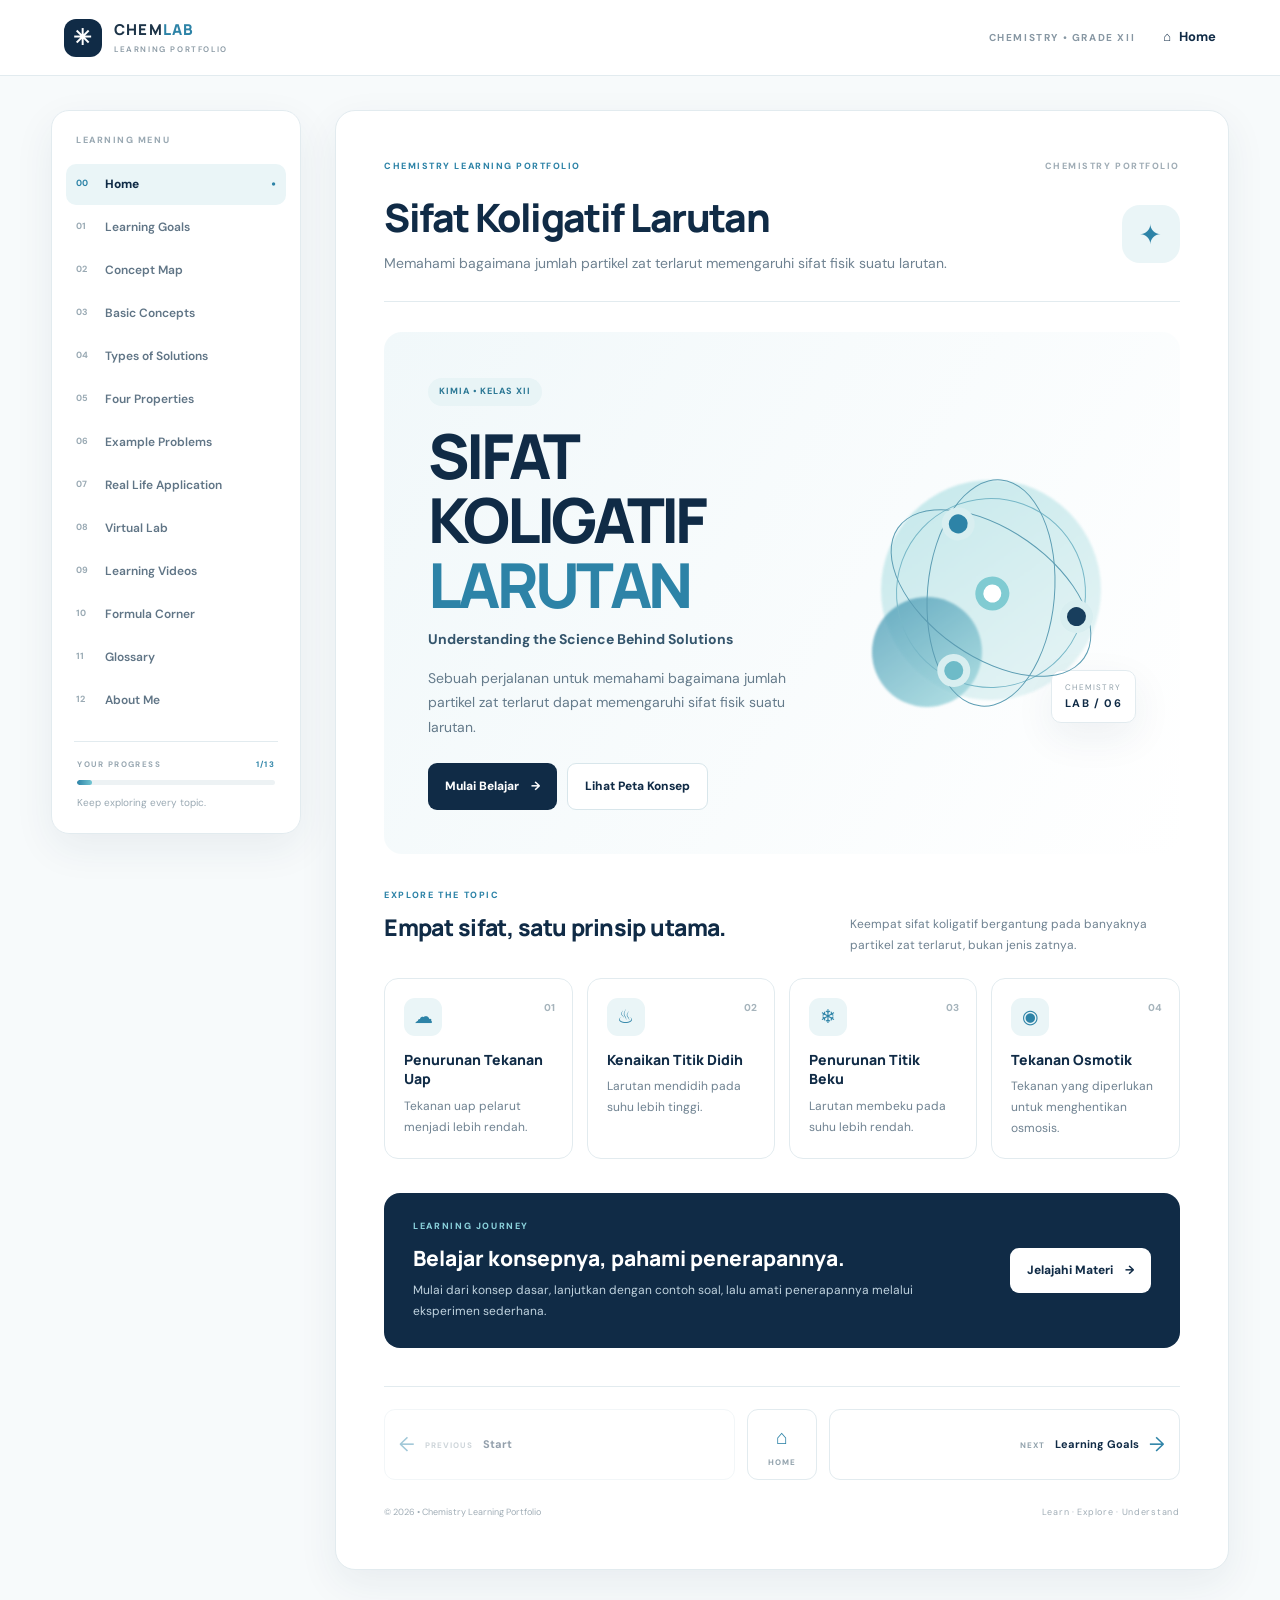
<file: index.html>
<!DOCTYPE html>
<html lang="id">
<head>
<meta charset="UTF-8">
<meta name="viewport" content="width=device-width, initial-scale=1.0">
<meta name="description" content="Memahami bagaimana jumlah partikel zat terlarut memengaruhi sifat fisik suatu larutan.">
<title>Sifat Koligatif Larutan | Sifat Koligatif Larutan</title>
<link rel="preconnect" href="https://fonts.googleapis.com">
<link rel="preconnect" href="https://fonts.gstatic.com" crossorigin>
<link href="https://fonts.googleapis.com/css2?family=DM+Sans:wght@400;500;600;700&family=Manrope:wght@400;500;600;700;800&display=swap" rel="stylesheet">
<link rel="stylesheet" href="assets/style.css?v=2">
</head>
<body data-page="home">
<div id="site-header"></div>
<main class="page-shell">
  <aside class="sidebar" id="sidebar"></aside>
  <article class="main-panel">
    <div class="page-topline"><span>CHEMISTRY LEARNING PORTFOLIO</span><span class="reading-time">CHEMISTRY PORTFOLIO</span></div>
    <header class="page-heading"><div><h1>Sifat Koligatif Larutan</h1><p>Memahami bagaimana jumlah partikel zat terlarut memengaruhi sifat fisik suatu larutan.</p></div><span class="heading-icon">✦</span></header>
    <div class="content-area">
<section class="hero">
  <div class="hero-copy">
    <span class="pill">KIMIA • KELAS XII</span>
    <h1>SIFAT KOLIGATIF<br><span>LARUTAN</span></h1>
    <p class="lead">Understanding the Science Behind Solutions</p>
    <p>Sebuah perjalanan untuk memahami bagaimana jumlah partikel zat terlarut dapat memengaruhi sifat fisik suatu larutan.</p>
    <div class="button-row"><a class="btn primary" href="tujuan-pembelajaran.html">Mulai Belajar <span>→</span></a><a class="btn secondary" href="peta-konsep.html">Lihat Peta Konsep</a></div>
  </div>
  <div class="hero-art"><div class="orb orb-one"></div><div class="orb orb-two"></div><div class="molecule"><span></span><span></span><span></span><i></i></div><div class="art-label">CHEMISTRY<br><b>LAB / 06</b></div></div>
</section>
<section class="section">
  <div class="section-heading"><div><span class="eyebrow">EXPLORE THE TOPIC</span><h2>Empat sifat, satu prinsip utama.</h2></div><p>Keempat sifat koligatif bergantung pada banyaknya partikel zat terlarut, bukan jenis zatnya.</p></div>
  <div class="grid four">
    <a class="topic-card" href="empat-sifat-koligatif.html#uap"><span class="card-icon">☁</span><small>01</small><h3>Penurunan Tekanan Uap</h3><p>Tekanan uap pelarut menjadi lebih rendah.</p></a>
    <a class="topic-card" href="empat-sifat-koligatif.html#didih"><span class="card-icon">♨</span><small>02</small><h3>Kenaikan Titik Didih</h3><p>Larutan mendidih pada suhu lebih tinggi.</p></a>
    <a class="topic-card" href="empat-sifat-koligatif.html#beku"><span class="card-icon">❄</span><small>03</small><h3>Penurunan Titik Beku</h3><p>Larutan membeku pada suhu lebih rendah.</p></a>
    <a class="topic-card" href="empat-sifat-koligatif.html#osmosis"><span class="card-icon">◉</span><small>04</small><h3>Tekanan Osmotik</h3><p>Tekanan yang diperlukan untuk menghentikan osmosis.</p></a>
  </div>
</section>
<section class="callout"><div><span class="eyebrow">LEARNING JOURNEY</span><h2>Belajar konsepnya, pahami penerapannya.</h2><p>Mulai dari konsep dasar, lanjutkan dengan contoh soal, lalu amati penerapannya melalui eksperimen sederhana.</p></div><a class="btn light" href="konsep-dasar.html">Jelajahi Materi <span>→</span></a></section>
</div>
    <nav class="page-navigation" aria-label="Navigasi halaman">
      <a class="nav-button previous" id="prev-link" href="#"><span>←</span><small>PREVIOUS</small><b id="prev-title">Previous</b></a>
      <a class="nav-home" href="index.html"><span>⌂</span><small>HOME</small></a>
      <a class="nav-button next" id="next-link" href="#"><small>NEXT</small><b id="next-title">Next</b><span>→</span></a>
    </nav>
    <footer class="site-footer"><span>© 2026 • Chemistry Learning Portfolio</span><span>Learn · Explore · Understand</span></footer>
  </article>
</main>
<script src="assets/app.js?v=2"></script>
</body>
</html>
</file>
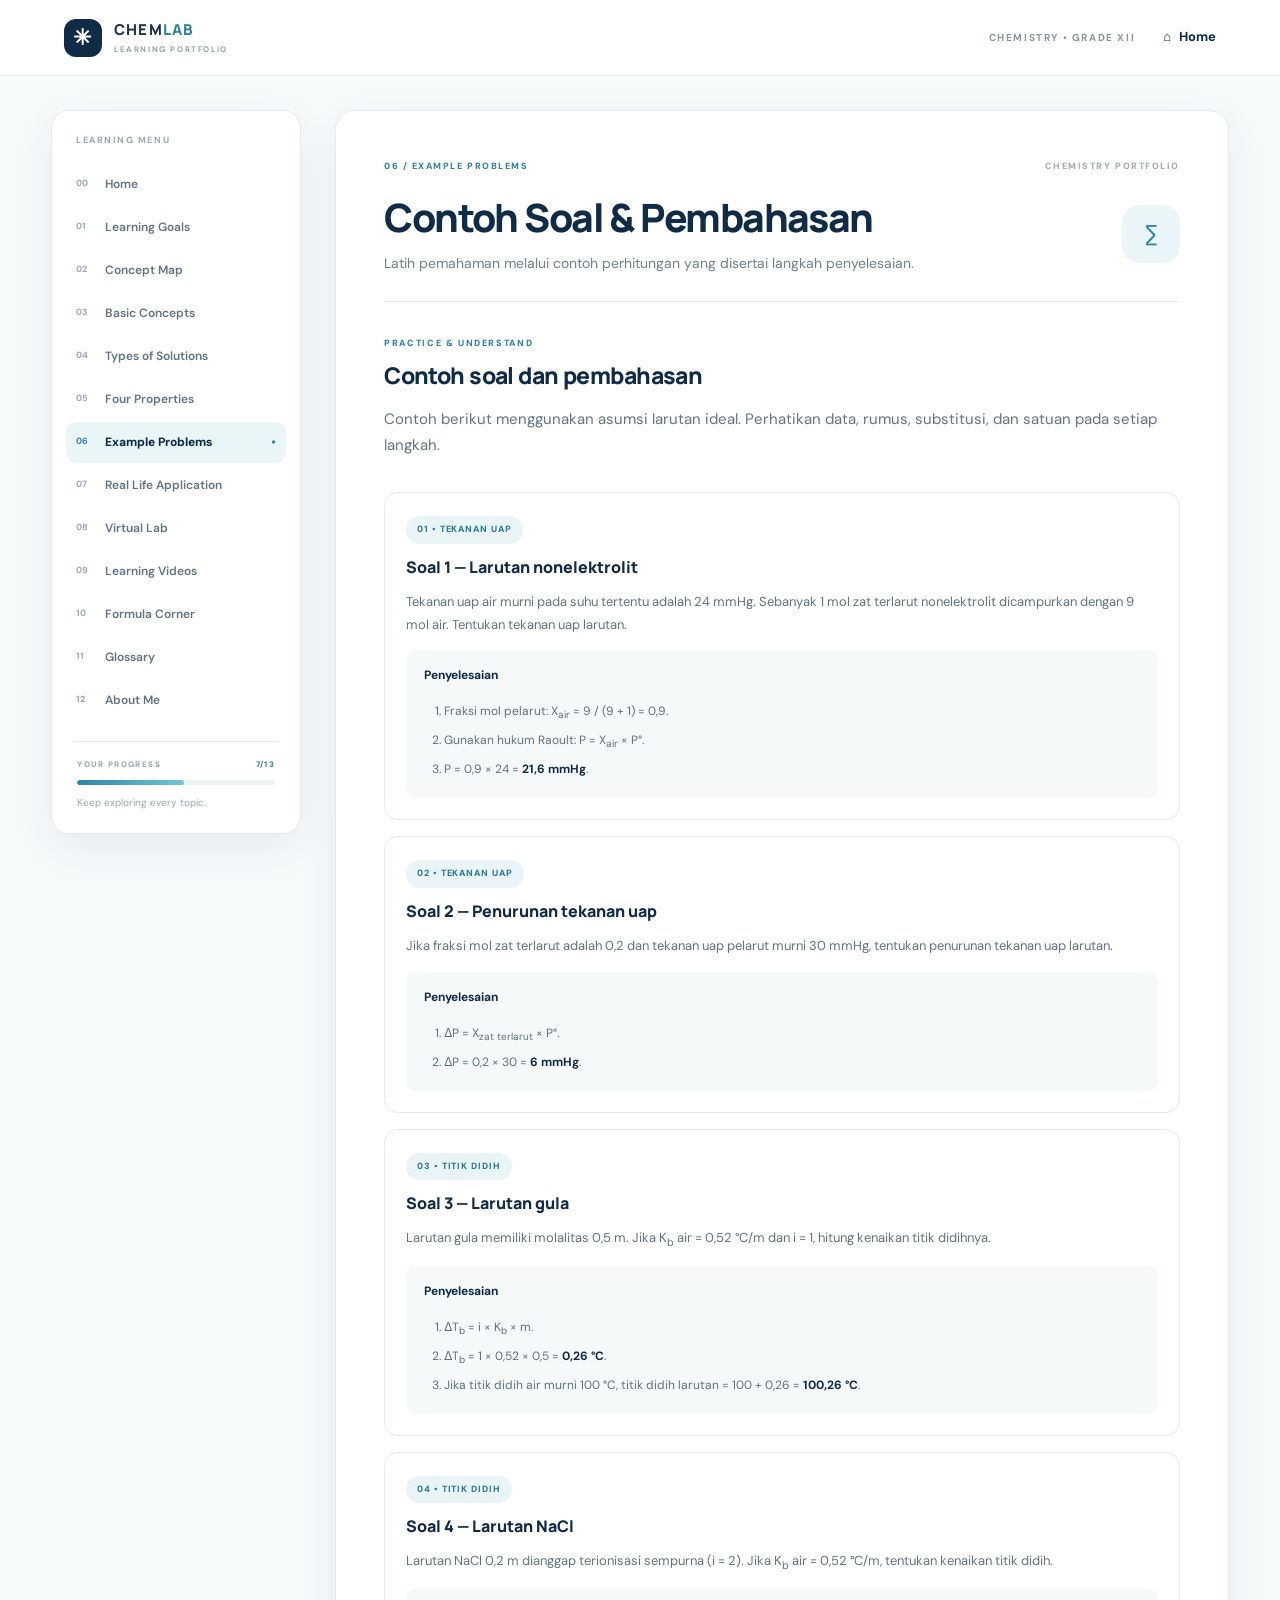
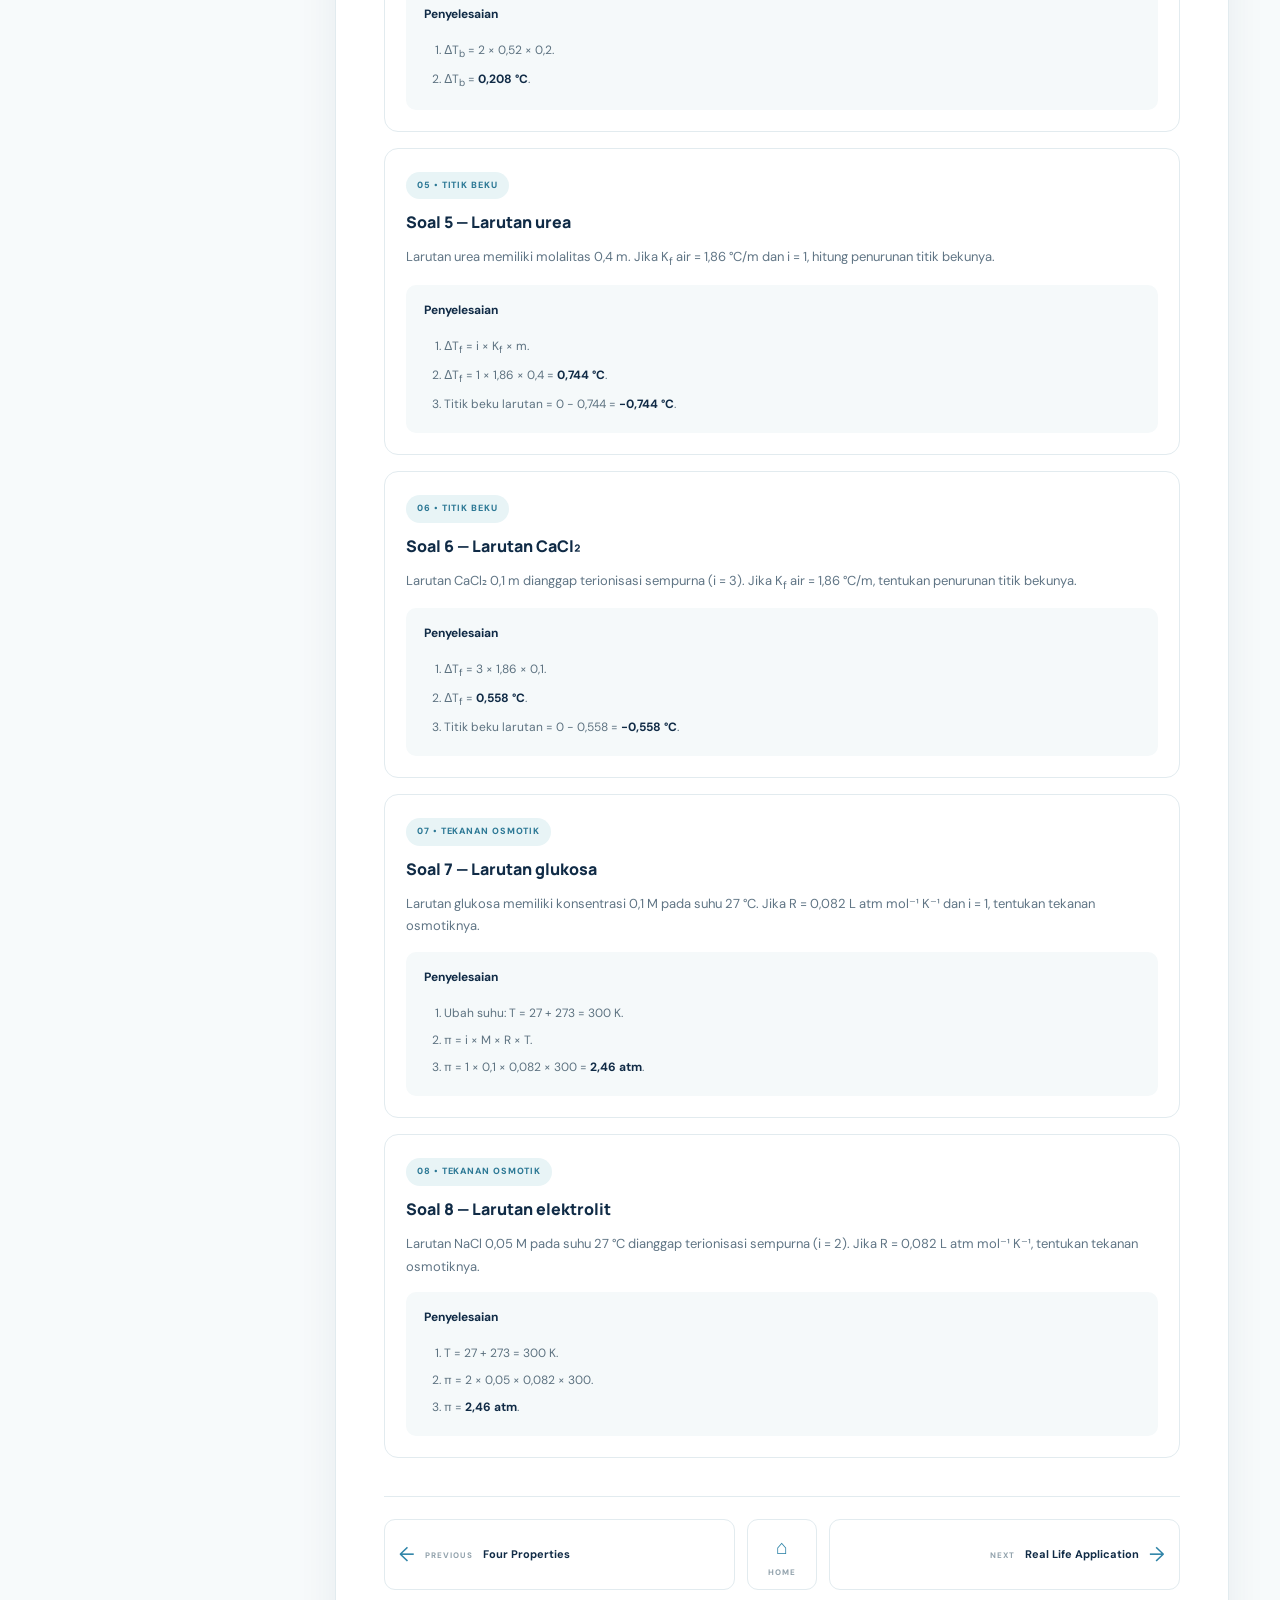
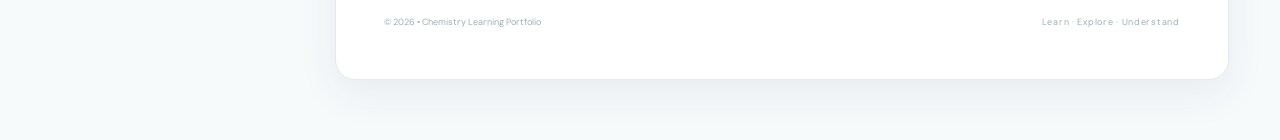
<file: contoh-soal.html>
<!DOCTYPE html>
<html lang="id">
<head>
<meta charset="UTF-8">
<meta name="viewport" content="width=device-width, initial-scale=1.0">
<meta name="description" content="Latih pemahaman melalui contoh perhitungan yang disertai langkah penyelesaian.">
<title>Contoh Soal & Pembahasan | Sifat Koligatif Larutan</title>
<link rel="preconnect" href="https://fonts.googleapis.com">
<link rel="preconnect" href="https://fonts.gstatic.com" crossorigin>
<link href="https://fonts.googleapis.com/css2?family=DM+Sans:wght@400;500;600;700&family=Manrope:wght@400;500;600;700;800&display=swap" rel="stylesheet">
<link rel="stylesheet" href="assets/style.css">
</head>
<body data-page="problems">
<div id="site-header"></div>
<main class="page-shell">
  <aside class="sidebar" id="sidebar"></aside>
  <article class="main-panel">
    <div class="page-topline"><span>06 / EXAMPLE PROBLEMS</span><span class="reading-time">CHEMISTRY PORTFOLIO</span></div>
    <header class="page-heading"><div><h1>Contoh Soal & Pembahasan</h1><p>Latih pemahaman melalui contoh perhitungan yang disertai langkah penyelesaian.</p></div><span class="heading-icon">∑</span></header>
    <div class="content-area">
<div class="section"><span class="eyebrow">PRACTICE & UNDERSTAND</span><h2>Contoh soal dan pembahasan</h2><p>Contoh berikut menggunakan asumsi larutan ideal. Perhatikan data, rumus, substitusi, dan satuan pada setiap langkah.</p></div>
<div class="problem"><span class="tag">01 • TEKANAN UAP</span><h3>Soal 1 — Larutan nonelektrolit</h3><p>Tekanan uap air murni pada suhu tertentu adalah 24 mmHg. Sebanyak 1 mol zat terlarut nonelektrolit dicampurkan dengan 9 mol air. Tentukan tekanan uap larutan.</p><div class="solution"><b>Penyelesaian</b><ol><li>Fraksi mol pelarut: X<sub>air</sub> = 9 / (9 + 1) = 0,9.</li><li>Gunakan hukum Raoult: P = X<sub>air</sub> × P°.</li><li>P = 0,9 × 24 = <b>21,6 mmHg</b>.</li></ol></div></div>
<div class="problem"><span class="tag">02 • TEKANAN UAP</span><h3>Soal 2 — Penurunan tekanan uap</h3><p>Jika fraksi mol zat terlarut adalah 0,2 dan tekanan uap pelarut murni 30 mmHg, tentukan penurunan tekanan uap larutan.</p><div class="solution"><b>Penyelesaian</b><ol><li>ΔP = X<sub>zat terlarut</sub> × P°.</li><li>ΔP = 0,2 × 30 = <b>6 mmHg</b>.</li></ol></div></div>
<div class="problem"><span class="tag">03 • TITIK DIDIH</span><h3>Soal 3 — Larutan gula</h3><p>Larutan gula memiliki molalitas 0,5 m. Jika K<sub>b</sub> air = 0,52 °C/m dan i = 1, hitung kenaikan titik didihnya.</p><div class="solution"><b>Penyelesaian</b><ol><li>ΔT<sub>b</sub> = i × K<sub>b</sub> × m.</li><li>ΔT<sub>b</sub> = 1 × 0,52 × 0,5 = <b>0,26 °C</b>.</li><li>Jika titik didih air murni 100 °C, titik didih larutan = 100 + 0,26 = <b>100,26 °C</b>.</li></ol></div></div>
<div class="problem"><span class="tag">04 • TITIK DIDIH</span><h3>Soal 4 — Larutan NaCl</h3><p>Larutan NaCl 0,2 m dianggap terionisasi sempurna (i = 2). Jika K<sub>b</sub> air = 0,52 °C/m, tentukan kenaikan titik didih.</p><div class="solution"><b>Penyelesaian</b><ol><li>ΔT<sub>b</sub> = 2 × 0,52 × 0,2.</li><li>ΔT<sub>b</sub> = <b>0,208 °C</b>.</li></ol></div></div>
<div class="problem"><span class="tag">05 • TITIK BEKU</span><h3>Soal 5 — Larutan urea</h3><p>Larutan urea memiliki molalitas 0,4 m. Jika K<sub>f</sub> air = 1,86 °C/m dan i = 1, hitung penurunan titik bekunya.</p><div class="solution"><b>Penyelesaian</b><ol><li>ΔT<sub>f</sub> = i × K<sub>f</sub> × m.</li><li>ΔT<sub>f</sub> = 1 × 1,86 × 0,4 = <b>0,744 °C</b>.</li><li>Titik beku larutan = 0 − 0,744 = <b>−0,744 °C</b>.</li></ol></div></div>
<div class="problem"><span class="tag">06 • TITIK BEKU</span><h3>Soal 6 — Larutan CaCl₂</h3><p>Larutan CaCl₂ 0,1 m dianggap terionisasi sempurna (i = 3). Jika K<sub>f</sub> air = 1,86 °C/m, tentukan penurunan titik bekunya.</p><div class="solution"><b>Penyelesaian</b><ol><li>ΔT<sub>f</sub> = 3 × 1,86 × 0,1.</li><li>ΔT<sub>f</sub> = <b>0,558 °C</b>.</li><li>Titik beku larutan = 0 − 0,558 = <b>−0,558 °C</b>.</li></ol></div></div>
<div class="problem"><span class="tag">07 • TEKANAN OSMOTIK</span><h3>Soal 7 — Larutan glukosa</h3><p>Larutan glukosa memiliki konsentrasi 0,1 M pada suhu 27 °C. Jika R = 0,082 L atm mol⁻¹ K⁻¹ dan i = 1, tentukan tekanan osmotiknya.</p><div class="solution"><b>Penyelesaian</b><ol><li>Ubah suhu: T = 27 + 273 = 300 K.</li><li>π = i × M × R × T.</li><li>π = 1 × 0,1 × 0,082 × 300 = <b>2,46 atm</b>.</li></ol></div></div>
<div class="problem"><span class="tag">08 • TEKANAN OSMOTIK</span><h3>Soal 8 — Larutan elektrolit</h3><p>Larutan NaCl 0,05 M pada suhu 27 °C dianggap terionisasi sempurna (i = 2). Jika R = 0,082 L atm mol⁻¹ K⁻¹, tentukan tekanan osmotiknya.</p><div class="solution"><b>Penyelesaian</b><ol><li>T = 27 + 273 = 300 K.</li><li>π = 2 × 0,05 × 0,082 × 300.</li><li>π = <b>2,46 atm</b>.</li></ol></div></div>
</div>
    <nav class="page-navigation" aria-label="Navigasi halaman">
      <a class="nav-button previous" id="prev-link" href="#"><span>←</span><small>PREVIOUS</small><b id="prev-title">Previous</b></a>
      <a class="nav-home" href="index.html"><span>⌂</span><small>HOME</small></a>
      <a class="nav-button next" id="next-link" href="#"><small>NEXT</small><b id="next-title">Next</b><span>→</span></a>
    </nav>
    <footer class="site-footer"><span>© 2026 • Chemistry Learning Portfolio</span><span>Learn · Explore · Understand</span></footer>
  </article>
</main>
<script src="assets/app.js"></script>
</body>
</html>
</file>
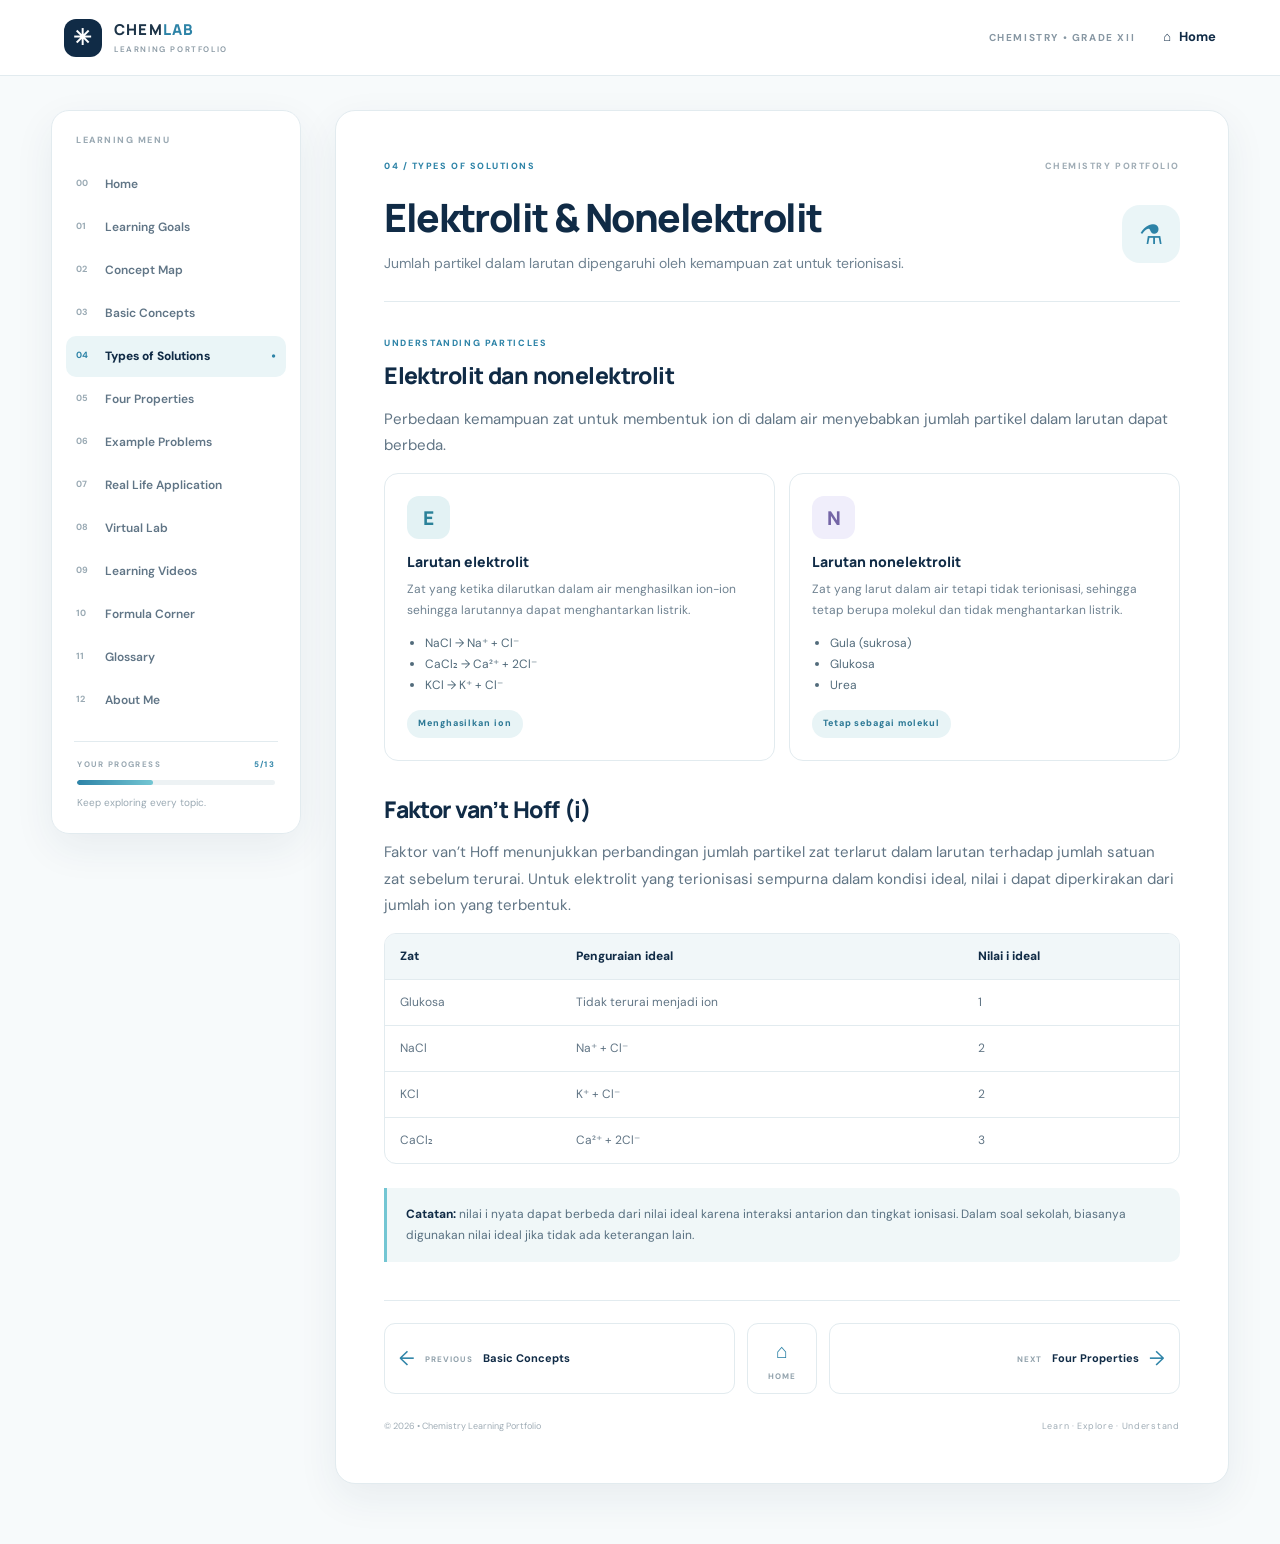
<file: elektrolit-nonelektrolit.html>
<!DOCTYPE html>
<html lang="id">
<head>
<meta charset="UTF-8">
<meta name="viewport" content="width=device-width, initial-scale=1.0">
<meta name="description" content="Jumlah partikel dalam larutan dipengaruhi oleh kemampuan zat untuk terionisasi.">
<title>Elektrolit & Nonelektrolit | Sifat Koligatif Larutan</title>
<link rel="preconnect" href="https://fonts.googleapis.com">
<link rel="preconnect" href="https://fonts.gstatic.com" crossorigin>
<link href="https://fonts.googleapis.com/css2?family=DM+Sans:wght@400;500;600;700&family=Manrope:wght@400;500;600;700;800&display=swap" rel="stylesheet">
<link rel="stylesheet" href="assets/style.css">
</head>
<body data-page="solutions">
<div id="site-header"></div>
<main class="page-shell">
  <aside class="sidebar" id="sidebar"></aside>
  <article class="main-panel">
    <div class="page-topline"><span>04 / TYPES OF SOLUTIONS</span><span class="reading-time">CHEMISTRY PORTFOLIO</span></div>
    <header class="page-heading"><div><h1>Elektrolit & Nonelektrolit</h1><p>Jumlah partikel dalam larutan dipengaruhi oleh kemampuan zat untuk terionisasi.</p></div><span class="heading-icon">⚗</span></header>
    <div class="content-area">
<div class="section"><span class="eyebrow">UNDERSTANDING PARTICLES</span><h2>Elektrolit dan nonelektrolit</h2><p>Perbedaan kemampuan zat untuk membentuk ion di dalam air menyebabkan jumlah partikel dalam larutan dapat berbeda.</p>
<div class="grid two">
 <article class="solution-card"><div class="solution-top electrolyte">E</div><h3>Larutan elektrolit</h3><p>Zat yang ketika dilarutkan dalam air menghasilkan ion-ion sehingga larutannya dapat menghantarkan listrik.</p><ul><li>NaCl → Na⁺ + Cl⁻</li><li>CaCl₂ → Ca²⁺ + 2Cl⁻</li><li>KCl → K⁺ + Cl⁻</li></ul><span class="tag">Menghasilkan ion</span></article>
 <article class="solution-card"><div class="solution-top nonelectrolyte">N</div><h3>Larutan nonelektrolit</h3><p>Zat yang larut dalam air tetapi tidak terionisasi, sehingga tetap berupa molekul dan tidak menghantarkan listrik.</p><ul><li>Gula (sukrosa)</li><li>Glukosa</li><li>Urea</li></ul><span class="tag">Tetap sebagai molekul</span></article>
</div></div>
<div class="section"><h2>Faktor van’t Hoff (i)</h2><p>Faktor van’t Hoff menunjukkan perbandingan jumlah partikel zat terlarut dalam larutan terhadap jumlah satuan zat sebelum terurai. Untuk elektrolit yang terionisasi sempurna dalam kondisi ideal, nilai i dapat diperkirakan dari jumlah ion yang terbentuk.</p>
<div class="table-wrap"><table><thead><tr><th>Zat</th><th>Penguraian ideal</th><th>Nilai i ideal</th></tr></thead><tbody>
<tr><td>Glukosa</td><td>Tidak terurai menjadi ion</td><td>1</td></tr><tr><td>NaCl</td><td>Na⁺ + Cl⁻</td><td>2</td></tr><tr><td>KCl</td><td>K⁺ + Cl⁻</td><td>2</td></tr><tr><td>CaCl₂</td><td>Ca²⁺ + 2Cl⁻</td><td>3</td></tr>
</tbody></table></div>
<div class="note"><b>Catatan:</b> nilai i nyata dapat berbeda dari nilai ideal karena interaksi antarion dan tingkat ionisasi. Dalam soal sekolah, biasanya digunakan nilai ideal jika tidak ada keterangan lain.</div>
</div>
</div>
    <nav class="page-navigation" aria-label="Navigasi halaman">
      <a class="nav-button previous" id="prev-link" href="#"><span>←</span><small>PREVIOUS</small><b id="prev-title">Previous</b></a>
      <a class="nav-home" href="index.html"><span>⌂</span><small>HOME</small></a>
      <a class="nav-button next" id="next-link" href="#"><small>NEXT</small><b id="next-title">Next</b><span>→</span></a>
    </nav>
    <footer class="site-footer"><span>© 2026 • Chemistry Learning Portfolio</span><span>Learn · Explore · Understand</span></footer>
  </article>
</main>
<script src="assets/app.js"></script>
</body>
</html>
</file>
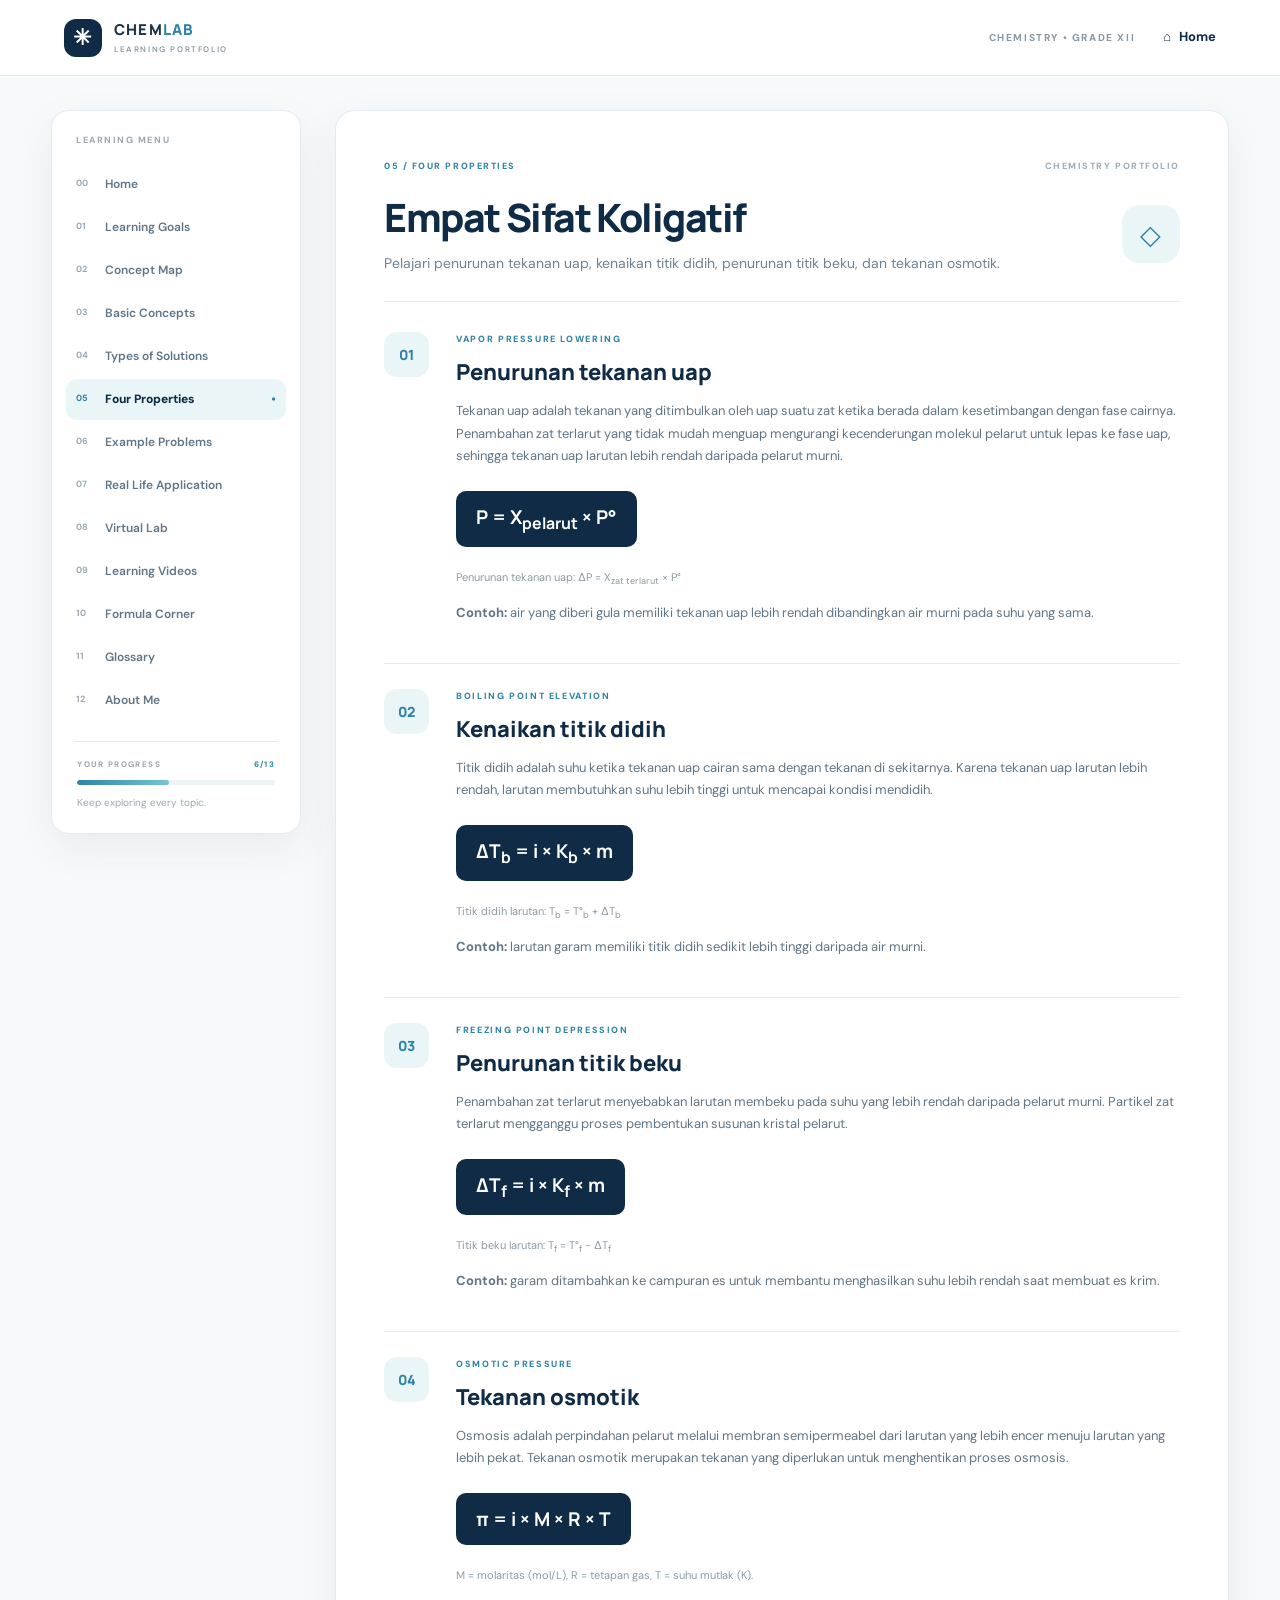
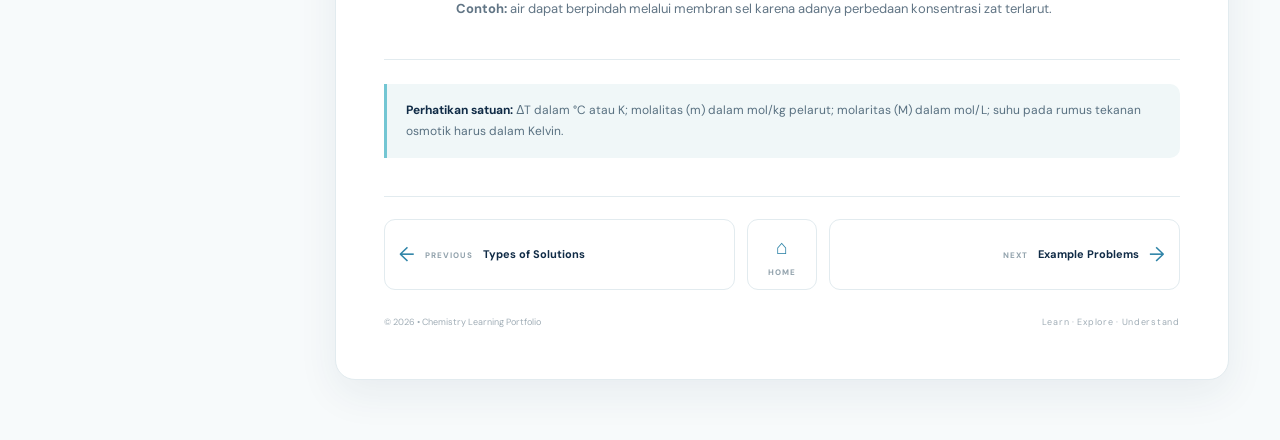
<file: empat-sifat-koligatif.html>
<!DOCTYPE html>
<html lang="id">
<head>
<meta charset="UTF-8">
<meta name="viewport" content="width=device-width, initial-scale=1.0">
<meta name="description" content="Pelajari penurunan tekanan uap, kenaikan titik didih, penurunan titik beku, dan tekanan osmotik.">
<title>Empat Sifat Koligatif | Sifat Koligatif Larutan</title>
<link rel="preconnect" href="https://fonts.googleapis.com">
<link rel="preconnect" href="https://fonts.gstatic.com" crossorigin>
<link href="https://fonts.googleapis.com/css2?family=DM+Sans:wght@400;500;600;700&family=Manrope:wght@400;500;600;700;800&display=swap" rel="stylesheet">
<link rel="stylesheet" href="assets/style.css">
</head>
<body data-page="properties">
<div id="site-header"></div>
<main class="page-shell">
  <aside class="sidebar" id="sidebar"></aside>
  <article class="main-panel">
    <div class="page-topline"><span>05 / FOUR PROPERTIES</span><span class="reading-time">CHEMISTRY PORTFOLIO</span></div>
    <header class="page-heading"><div><h1>Empat Sifat Koligatif</h1><p>Pelajari penurunan tekanan uap, kenaikan titik didih, penurunan titik beku, dan tekanan osmotik.</p></div><span class="heading-icon">◇</span></header>
    <div class="content-area">
<div class="property-block" id="uap"><div class="property-number">01</div><div><span class="eyebrow">VAPOR PRESSURE LOWERING</span><h2>Penurunan tekanan uap</h2><p>Tekanan uap adalah tekanan yang ditimbulkan oleh uap suatu zat ketika berada dalam kesetimbangan dengan fase cairnya. Penambahan zat terlarut yang tidak mudah menguap mengurangi kecenderungan molekul pelarut untuk lepas ke fase uap, sehingga tekanan uap larutan lebih rendah daripada pelarut murni.</p><div class="formula">P = X<sub>pelarut</sub> × P°</div><p class="muted">Penurunan tekanan uap: ΔP = X<sub>zat terlarut</sub> × P°</p><p><b>Contoh:</b> air yang diberi gula memiliki tekanan uap lebih rendah dibandingkan air murni pada suhu yang sama.</p></div></div>
<div class="property-block" id="didih"><div class="property-number">02</div><div><span class="eyebrow">BOILING POINT ELEVATION</span><h2>Kenaikan titik didih</h2><p>Titik didih adalah suhu ketika tekanan uap cairan sama dengan tekanan di sekitarnya. Karena tekanan uap larutan lebih rendah, larutan membutuhkan suhu lebih tinggi untuk mencapai kondisi mendidih.</p><div class="formula">ΔT<sub>b</sub> = i × K<sub>b</sub> × m</div><p class="muted">Titik didih larutan: T<sub>b</sub> = T°<sub>b</sub> + ΔT<sub>b</sub></p><p><b>Contoh:</b> larutan garam memiliki titik didih sedikit lebih tinggi daripada air murni.</p></div></div>
<div class="property-block" id="beku"><div class="property-number">03</div><div><span class="eyebrow">FREEZING POINT DEPRESSION</span><h2>Penurunan titik beku</h2><p>Penambahan zat terlarut menyebabkan larutan membeku pada suhu yang lebih rendah daripada pelarut murni. Partikel zat terlarut mengganggu proses pembentukan susunan kristal pelarut.</p><div class="formula">ΔT<sub>f</sub> = i × K<sub>f</sub> × m</div><p class="muted">Titik beku larutan: T<sub>f</sub> = T°<sub>f</sub> − ΔT<sub>f</sub></p><p><b>Contoh:</b> garam ditambahkan ke campuran es untuk membantu menghasilkan suhu lebih rendah saat membuat es krim.</p></div></div>
<div class="property-block" id="osmosis"><div class="property-number">04</div><div><span class="eyebrow">OSMOTIC PRESSURE</span><h2>Tekanan osmotik</h2><p>Osmosis adalah perpindahan pelarut melalui membran semipermeabel dari larutan yang lebih encer menuju larutan yang lebih pekat. Tekanan osmotik merupakan tekanan yang diperlukan untuk menghentikan proses osmosis.</p><div class="formula">π = i × M × R × T</div><p class="muted">M = molaritas (mol/L), R = tetapan gas, T = suhu mutlak (K).</p><p><b>Contoh:</b> air dapat berpindah melalui membran sel karena adanya perbedaan konsentrasi zat terlarut.</p></div></div>
<div class="note"><b>Perhatikan satuan:</b> ΔT dalam °C atau K; molalitas (m) dalam mol/kg pelarut; molaritas (M) dalam mol/L; suhu pada rumus tekanan osmotik harus dalam Kelvin.</div>
</div>
    <nav class="page-navigation" aria-label="Navigasi halaman">
      <a class="nav-button previous" id="prev-link" href="#"><span>←</span><small>PREVIOUS</small><b id="prev-title">Previous</b></a>
      <a class="nav-home" href="index.html"><span>⌂</span><small>HOME</small></a>
      <a class="nav-button next" id="next-link" href="#"><small>NEXT</small><b id="next-title">Next</b><span>→</span></a>
    </nav>
    <footer class="site-footer"><span>© 2026 • Chemistry Learning Portfolio</span><span>Learn · Explore · Understand</span></footer>
  </article>
</main>
<script src="assets/app.js"></script>
</body>
</html>
</file>
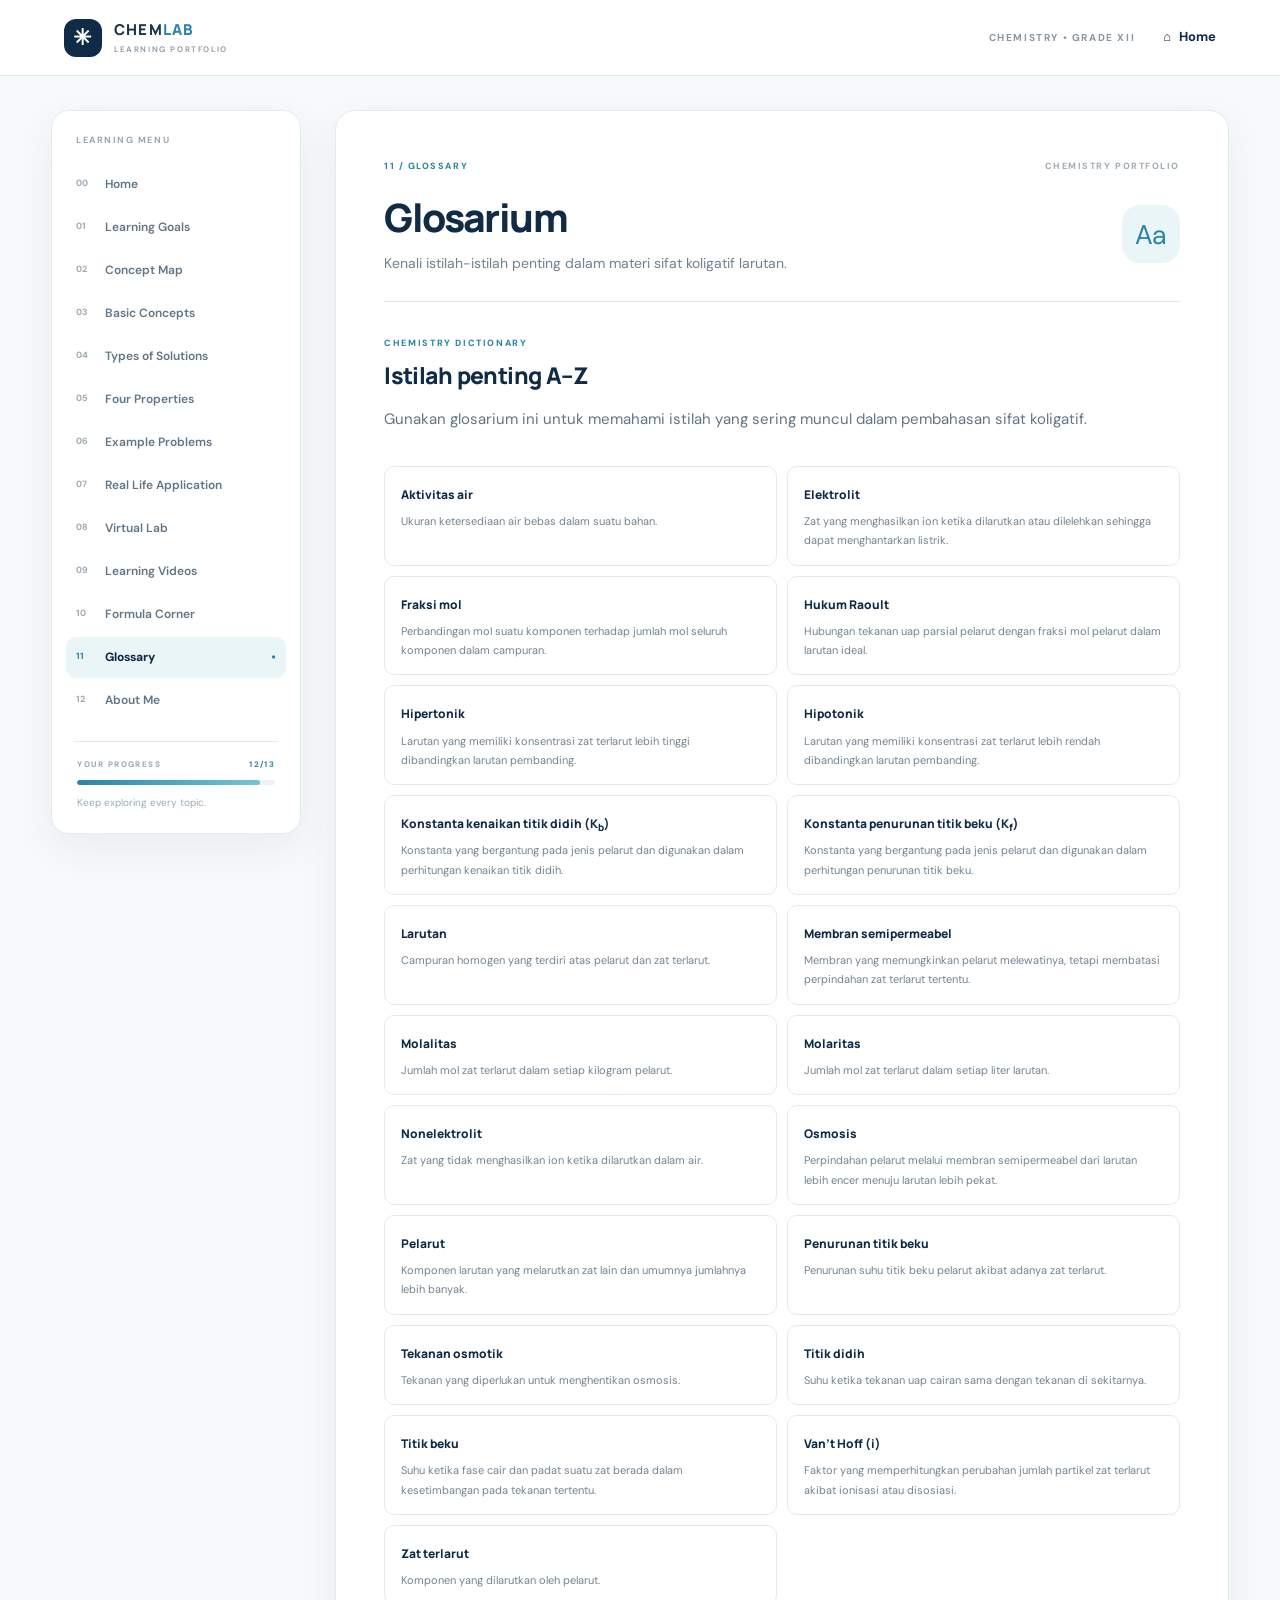
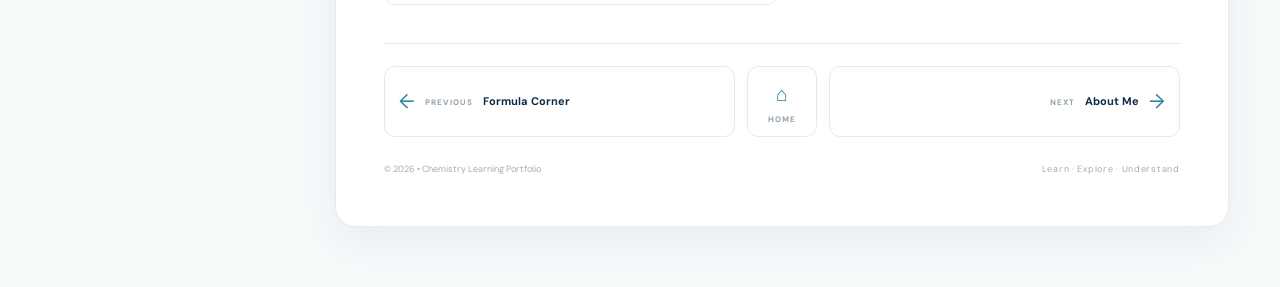
<file: glosarium.html>
<!DOCTYPE html>
<html lang="id">
<head>
<meta charset="UTF-8">
<meta name="viewport" content="width=device-width, initial-scale=1.0">
<meta name="description" content="Kenali istilah-istilah penting dalam materi sifat koligatif larutan.">
<title>Glosarium | Sifat Koligatif Larutan</title>
<link rel="preconnect" href="https://fonts.googleapis.com">
<link rel="preconnect" href="https://fonts.gstatic.com" crossorigin>
<link href="https://fonts.googleapis.com/css2?family=DM+Sans:wght@400;500;600;700&family=Manrope:wght@400;500;600;700;800&display=swap" rel="stylesheet">
<link rel="stylesheet" href="assets/style.css">
</head>
<body data-page="glossary">
<div id="site-header"></div>
<main class="page-shell">
  <aside class="sidebar" id="sidebar"></aside>
  <article class="main-panel">
    <div class="page-topline"><span>11 / GLOSSARY</span><span class="reading-time">CHEMISTRY PORTFOLIO</span></div>
    <header class="page-heading"><div><h1>Glosarium</h1><p>Kenali istilah-istilah penting dalam materi sifat koligatif larutan.</p></div><span class="heading-icon">Aa</span></header>
    <div class="content-area">
<div class="section"><span class="eyebrow">CHEMISTRY DICTIONARY</span><h2>Istilah penting A–Z</h2><p>Gunakan glosarium ini untuk memahami istilah yang sering muncul dalam pembahasan sifat koligatif.</p></div>
<div class="glossary-list">
<div><b>Aktivitas air</b><p>Ukuran ketersediaan air bebas dalam suatu bahan.</p></div>
<div><b>Elektrolit</b><p>Zat yang menghasilkan ion ketika dilarutkan atau dilelehkan sehingga dapat menghantarkan listrik.</p></div>
<div><b>Fraksi mol</b><p>Perbandingan mol suatu komponen terhadap jumlah mol seluruh komponen dalam campuran.</p></div>
<div><b>Hukum Raoult</b><p>Hubungan tekanan uap parsial pelarut dengan fraksi mol pelarut dalam larutan ideal.</p></div>
<div><b>Hipertonik</b><p>Larutan yang memiliki konsentrasi zat terlarut lebih tinggi dibandingkan larutan pembanding.</p></div>
<div><b>Hipotonik</b><p>Larutan yang memiliki konsentrasi zat terlarut lebih rendah dibandingkan larutan pembanding.</p></div>
<div><b>Konstanta kenaikan titik didih (K<sub>b</sub>)</b><p>Konstanta yang bergantung pada jenis pelarut dan digunakan dalam perhitungan kenaikan titik didih.</p></div>
<div><b>Konstanta penurunan titik beku (K<sub>f</sub>)</b><p>Konstanta yang bergantung pada jenis pelarut dan digunakan dalam perhitungan penurunan titik beku.</p></div>
<div><b>Larutan</b><p>Campuran homogen yang terdiri atas pelarut dan zat terlarut.</p></div>
<div><b>Membran semipermeabel</b><p>Membran yang memungkinkan pelarut melewatinya, tetapi membatasi perpindahan zat terlarut tertentu.</p></div>
<div><b>Molalitas</b><p>Jumlah mol zat terlarut dalam setiap kilogram pelarut.</p></div>
<div><b>Molaritas</b><p>Jumlah mol zat terlarut dalam setiap liter larutan.</p></div>
<div><b>Nonelektrolit</b><p>Zat yang tidak menghasilkan ion ketika dilarutkan dalam air.</p></div>
<div><b>Osmosis</b><p>Perpindahan pelarut melalui membran semipermeabel dari larutan lebih encer menuju larutan lebih pekat.</p></div>
<div><b>Pelarut</b><p>Komponen larutan yang melarutkan zat lain dan umumnya jumlahnya lebih banyak.</p></div>
<div><b>Penurunan titik beku</b><p>Penurunan suhu titik beku pelarut akibat adanya zat terlarut.</p></div>
<div><b>Tekanan osmotik</b><p>Tekanan yang diperlukan untuk menghentikan osmosis.</p></div>
<div><b>Titik didih</b><p>Suhu ketika tekanan uap cairan sama dengan tekanan di sekitarnya.</p></div>
<div><b>Titik beku</b><p>Suhu ketika fase cair dan padat suatu zat berada dalam kesetimbangan pada tekanan tertentu.</p></div>
<div><b>Van’t Hoff (i)</b><p>Faktor yang memperhitungkan perubahan jumlah partikel zat terlarut akibat ionisasi atau disosiasi.</p></div>
<div><b>Zat terlarut</b><p>Komponen yang dilarutkan oleh pelarut.</p></div>
</div>
</div>
    <nav class="page-navigation" aria-label="Navigasi halaman">
      <a class="nav-button previous" id="prev-link" href="#"><span>←</span><small>PREVIOUS</small><b id="prev-title">Previous</b></a>
      <a class="nav-home" href="index.html"><span>⌂</span><small>HOME</small></a>
      <a class="nav-button next" id="next-link" href="#"><small>NEXT</small><b id="next-title">Next</b><span>→</span></a>
    </nav>
    <footer class="site-footer"><span>© 2026 • Chemistry Learning Portfolio</span><span>Learn · Explore · Understand</span></footer>
  </article>
</main>
<script src="assets/app.js"></script>
</body>
</html>
</file>
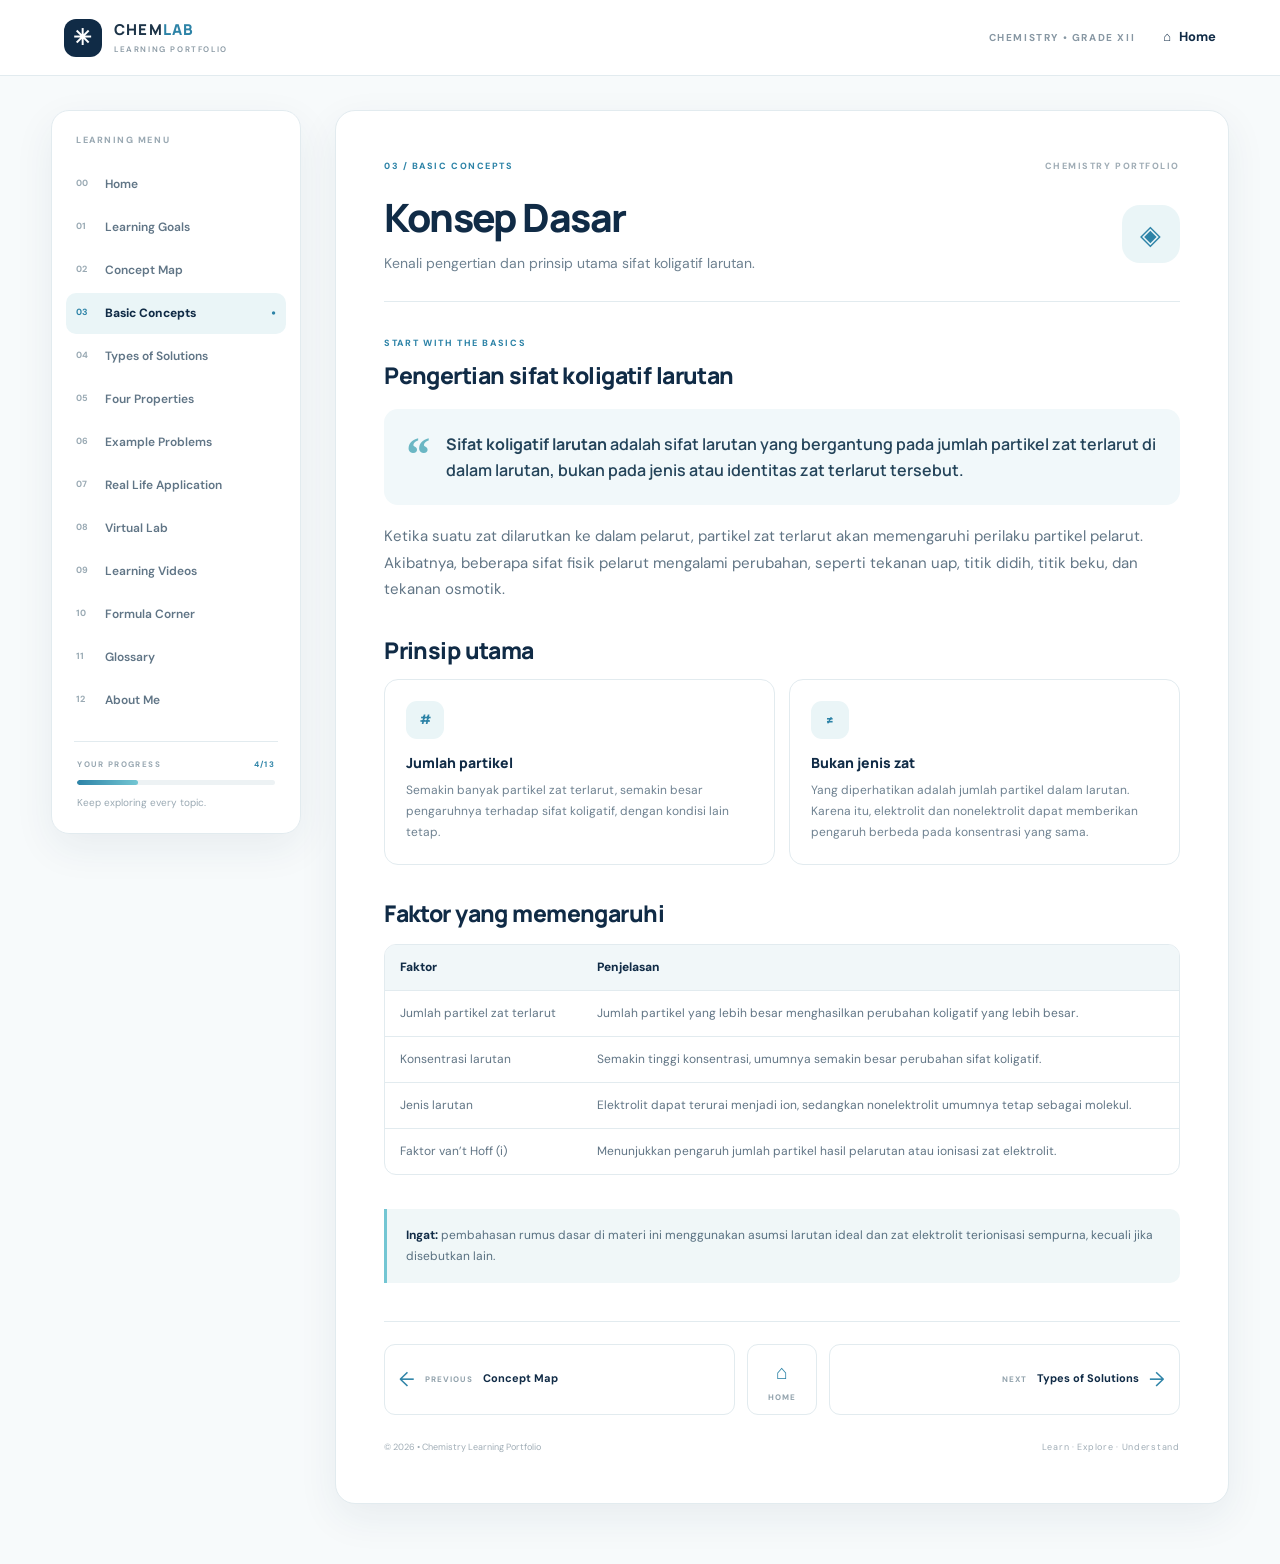
<file: konsep-dasar.html>
<!DOCTYPE html>
<html lang="id">
<head>
<meta charset="UTF-8">
<meta name="viewport" content="width=device-width, initial-scale=1.0">
<meta name="description" content="Kenali pengertian dan prinsip utama sifat koligatif larutan.">
<title>Konsep Dasar | Sifat Koligatif Larutan</title>
<link rel="preconnect" href="https://fonts.googleapis.com">
<link rel="preconnect" href="https://fonts.gstatic.com" crossorigin>
<link href="https://fonts.googleapis.com/css2?family=DM+Sans:wght@400;500;600;700&family=Manrope:wght@400;500;600;700;800&display=swap" rel="stylesheet">
<link rel="stylesheet" href="assets/style.css">
</head>
<body data-page="basic">
<div id="site-header"></div>
<main class="page-shell">
  <aside class="sidebar" id="sidebar"></aside>
  <article class="main-panel">
    <div class="page-topline"><span>03 / BASIC CONCEPTS</span><span class="reading-time">CHEMISTRY PORTFOLIO</span></div>
    <header class="page-heading"><div><h1>Konsep Dasar</h1><p>Kenali pengertian dan prinsip utama sifat koligatif larutan.</p></div><span class="heading-icon">◈</span></header>
    <div class="content-area">
<div class="section"><span class="eyebrow">START WITH THE BASICS</span><h2>Pengertian sifat koligatif larutan</h2>
<div class="definition"><div class="definition-mark">“</div><p><b>Sifat koligatif larutan</b> adalah sifat larutan yang bergantung pada jumlah partikel zat terlarut di dalam larutan, bukan pada jenis atau identitas zat terlarut tersebut.</p></div>
<p>Ketika suatu zat dilarutkan ke dalam pelarut, partikel zat terlarut akan memengaruhi perilaku partikel pelarut. Akibatnya, beberapa sifat fisik pelarut mengalami perubahan, seperti tekanan uap, titik didih, titik beku, dan tekanan osmotik.</p></div>
<div class="section"><h2>Prinsip utama</h2><div class="grid two">
 <article class="info-card"><span class="card-icon">#</span><h3>Jumlah partikel</h3><p>Semakin banyak partikel zat terlarut, semakin besar pengaruhnya terhadap sifat koligatif, dengan kondisi lain tetap.</p></article>
 <article class="info-card"><span class="card-icon">≠</span><h3>Bukan jenis zat</h3><p>Yang diperhatikan adalah jumlah partikel dalam larutan. Karena itu, elektrolit dan nonelektrolit dapat memberikan pengaruh berbeda pada konsentrasi yang sama.</p></article>
</div></div>
<div class="section"><h2>Faktor yang memengaruhi</h2><div class="table-wrap"><table><thead><tr><th>Faktor</th><th>Penjelasan</th></tr></thead><tbody>
<tr><td>Jumlah partikel zat terlarut</td><td>Jumlah partikel yang lebih besar menghasilkan perubahan koligatif yang lebih besar.</td></tr>
<tr><td>Konsentrasi larutan</td><td>Semakin tinggi konsentrasi, umumnya semakin besar perubahan sifat koligatif.</td></tr>
<tr><td>Jenis larutan</td><td>Elektrolit dapat terurai menjadi ion, sedangkan nonelektrolit umumnya tetap sebagai molekul.</td></tr>
<tr><td>Faktor van’t Hoff (i)</td><td>Menunjukkan pengaruh jumlah partikel hasil pelarutan atau ionisasi zat elektrolit.</td></tr>
</tbody></table></div></div>
<div class="note"><b>Ingat:</b> pembahasan rumus dasar di materi ini menggunakan asumsi larutan ideal dan zat elektrolit terionisasi sempurna, kecuali jika disebutkan lain.</div>
</div>
    <nav class="page-navigation" aria-label="Navigasi halaman">
      <a class="nav-button previous" id="prev-link" href="#"><span>←</span><small>PREVIOUS</small><b id="prev-title">Previous</b></a>
      <a class="nav-home" href="index.html"><span>⌂</span><small>HOME</small></a>
      <a class="nav-button next" id="next-link" href="#"><small>NEXT</small><b id="next-title">Next</b><span>→</span></a>
    </nav>
    <footer class="site-footer"><span>© 2026 • Chemistry Learning Portfolio</span><span>Learn · Explore · Understand</span></footer>
  </article>
</main>
<script src="assets/app.js"></script>
</body>
</html>
</file>
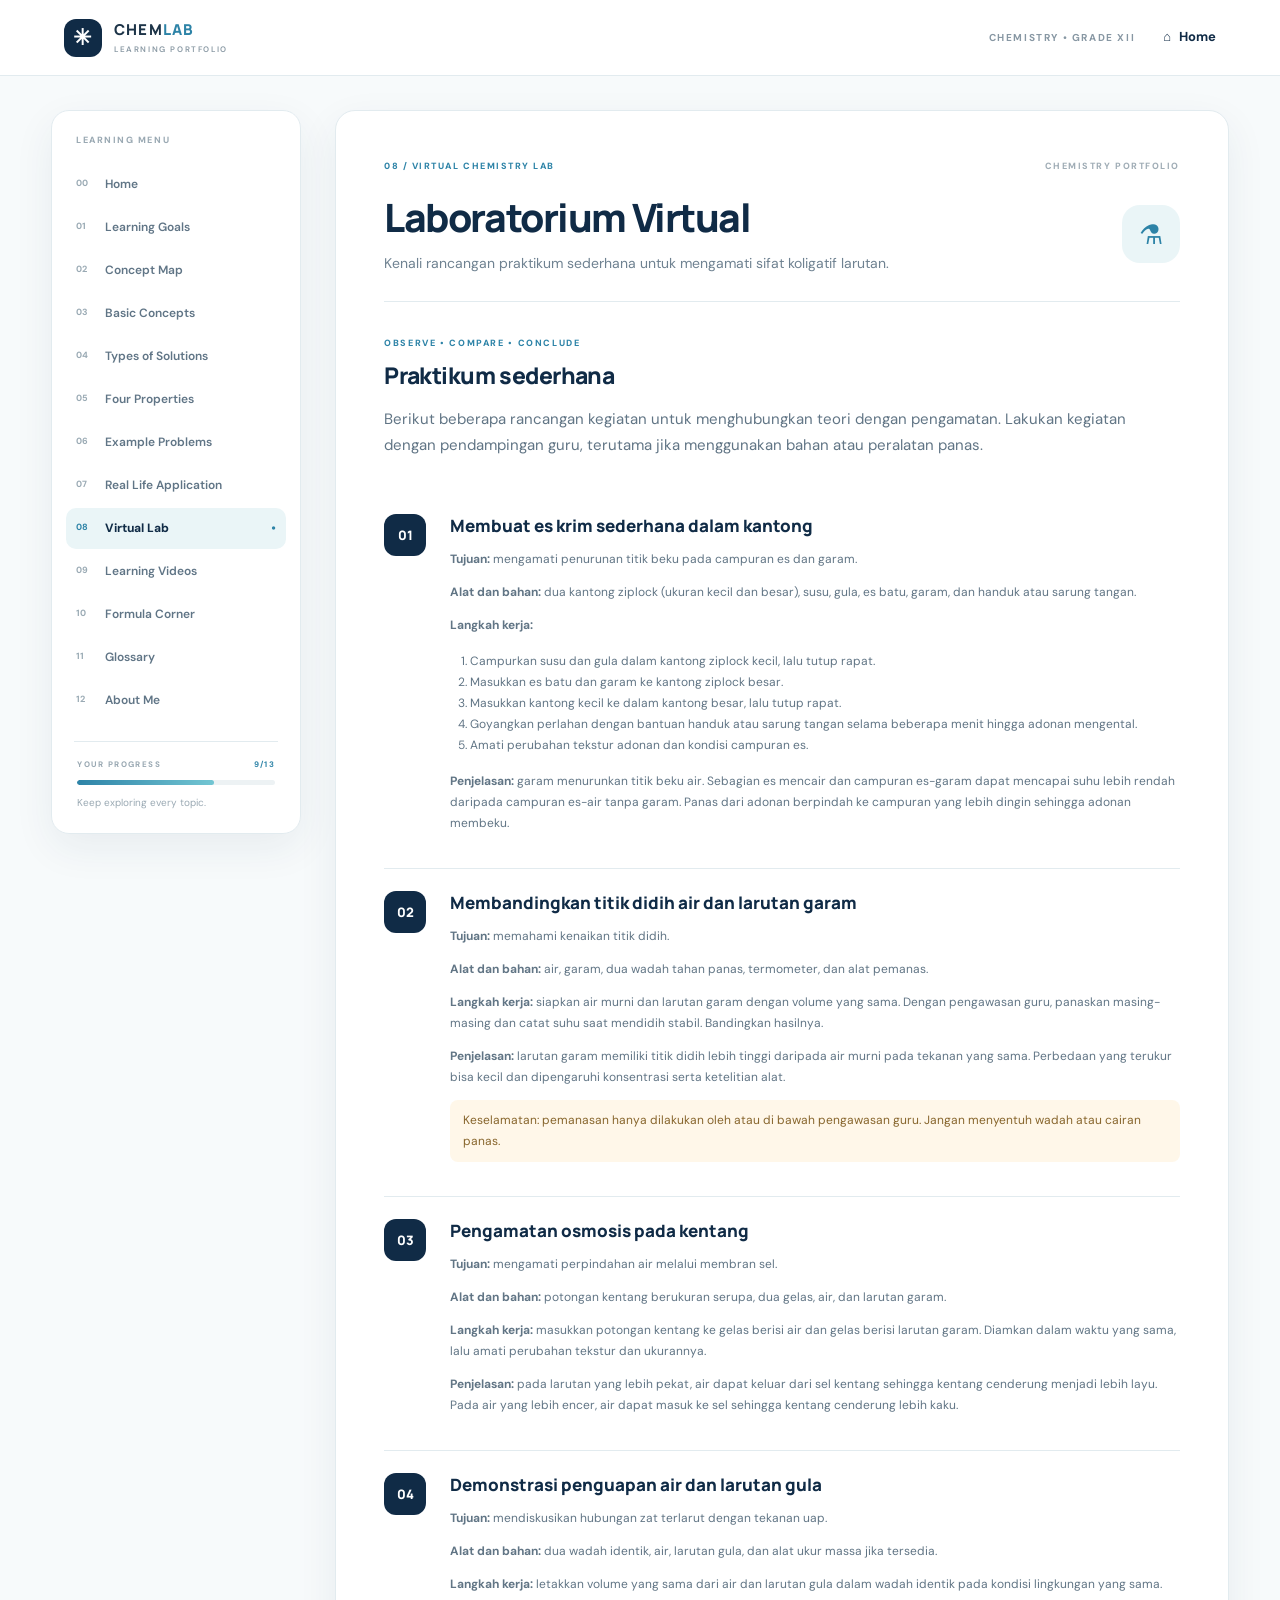
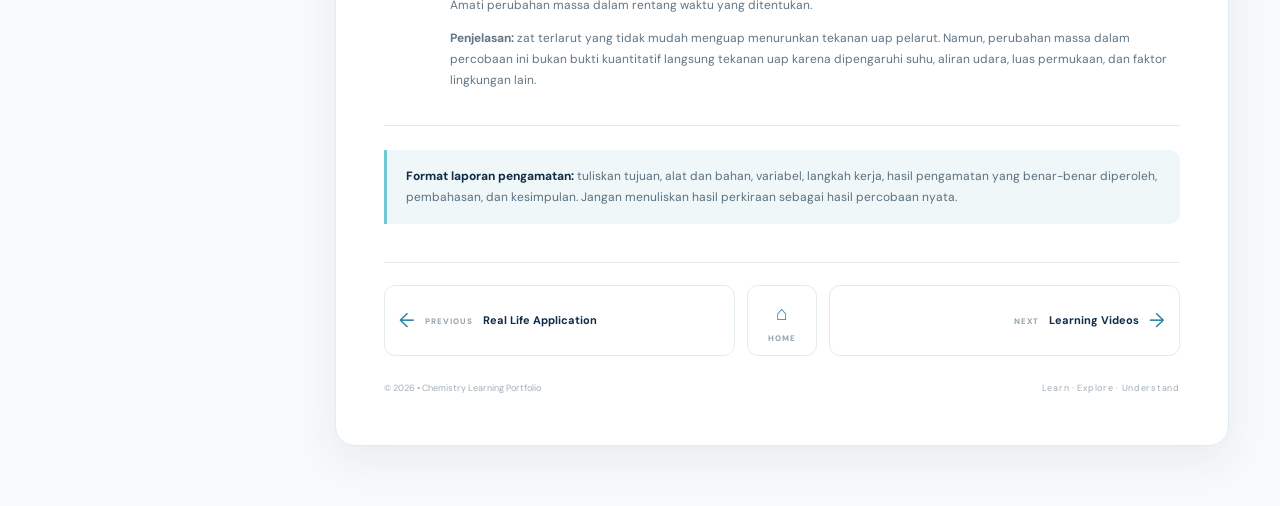
<file: laboratorium-virtual.html>
<!DOCTYPE html>
<html lang="id">
<head>
<meta charset="UTF-8">
<meta name="viewport" content="width=device-width, initial-scale=1.0">
<meta name="description" content="Kenali rancangan praktikum sederhana untuk mengamati sifat koligatif larutan.">
<title>Laboratorium Virtual | Sifat Koligatif Larutan</title>
<link rel="preconnect" href="https://fonts.googleapis.com">
<link rel="preconnect" href="https://fonts.gstatic.com" crossorigin>
<link href="https://fonts.googleapis.com/css2?family=DM+Sans:wght@400;500;600;700&family=Manrope:wght@400;500;600;700;800&display=swap" rel="stylesheet">
<link rel="stylesheet" href="assets/style.css">
</head>
<body data-page="lab">
<div id="site-header"></div>
<main class="page-shell">
  <aside class="sidebar" id="sidebar"></aside>
  <article class="main-panel">
    <div class="page-topline"><span>08 / VIRTUAL CHEMISTRY LAB</span><span class="reading-time">CHEMISTRY PORTFOLIO</span></div>
    <header class="page-heading"><div><h1>Laboratorium Virtual</h1><p>Kenali rancangan praktikum sederhana untuk mengamati sifat koligatif larutan.</p></div><span class="heading-icon">⚗</span></header>
    <div class="content-area">
<div class="section"><span class="eyebrow">OBSERVE • COMPARE • CONCLUDE</span><h2>Praktikum sederhana</h2><p>Berikut beberapa rancangan kegiatan untuk menghubungkan teori dengan pengamatan. Lakukan kegiatan dengan pendampingan guru, terutama jika menggunakan bahan atau peralatan panas.</p></div>
<div class="lab-item"><div class="lab-index">01</div><div><h3>Membuat es krim sederhana dalam kantong</h3><p><b>Tujuan:</b> mengamati penurunan titik beku pada campuran es dan garam.</p><p><b>Alat dan bahan:</b> dua kantong ziplock (ukuran kecil dan besar), susu, gula, es batu, garam, dan handuk atau sarung tangan.</p><p><b>Langkah kerja:</b></p><ol><li>Campurkan susu dan gula dalam kantong ziplock kecil, lalu tutup rapat.</li><li>Masukkan es batu dan garam ke kantong ziplock besar.</li><li>Masukkan kantong kecil ke dalam kantong besar, lalu tutup rapat.</li><li>Goyangkan perlahan dengan bantuan handuk atau sarung tangan selama beberapa menit hingga adonan mengental.</li><li>Amati perubahan tekstur adonan dan kondisi campuran es.</li></ol><p><b>Penjelasan:</b> garam menurunkan titik beku air. Sebagian es mencair dan campuran es-garam dapat mencapai suhu lebih rendah daripada campuran es-air tanpa garam. Panas dari adonan berpindah ke campuran yang lebih dingin sehingga adonan membeku.</p></div></div>
<div class="lab-item"><div class="lab-index">02</div><div><h3>Membandingkan titik didih air dan larutan garam</h3><p><b>Tujuan:</b> memahami kenaikan titik didih.</p><p><b>Alat dan bahan:</b> air, garam, dua wadah tahan panas, termometer, dan alat pemanas.</p><p><b>Langkah kerja:</b> siapkan air murni dan larutan garam dengan volume yang sama. Dengan pengawasan guru, panaskan masing-masing dan catat suhu saat mendidih stabil. Bandingkan hasilnya.</p><p><b>Penjelasan:</b> larutan garam memiliki titik didih lebih tinggi daripada air murni pada tekanan yang sama. Perbedaan yang terukur bisa kecil dan dipengaruhi konsentrasi serta ketelitian alat.</p><p class="safety">Keselamatan: pemanasan hanya dilakukan oleh atau di bawah pengawasan guru. Jangan menyentuh wadah atau cairan panas.</p></div></div>
<div class="lab-item"><div class="lab-index">03</div><div><h3>Pengamatan osmosis pada kentang</h3><p><b>Tujuan:</b> mengamati perpindahan air melalui membran sel.</p><p><b>Alat dan bahan:</b> potongan kentang berukuran serupa, dua gelas, air, dan larutan garam.</p><p><b>Langkah kerja:</b> masukkan potongan kentang ke gelas berisi air dan gelas berisi larutan garam. Diamkan dalam waktu yang sama, lalu amati perubahan tekstur dan ukurannya.</p><p><b>Penjelasan:</b> pada larutan yang lebih pekat, air dapat keluar dari sel kentang sehingga kentang cenderung menjadi lebih layu. Pada air yang lebih encer, air dapat masuk ke sel sehingga kentang cenderung lebih kaku.</p></div></div>
<div class="lab-item"><div class="lab-index">04</div><div><h3>Demonstrasi penguapan air dan larutan gula</h3><p><b>Tujuan:</b> mendiskusikan hubungan zat terlarut dengan tekanan uap.</p><p><b>Alat dan bahan:</b> dua wadah identik, air, larutan gula, dan alat ukur massa jika tersedia.</p><p><b>Langkah kerja:</b> letakkan volume yang sama dari air dan larutan gula dalam wadah identik pada kondisi lingkungan yang sama. Amati perubahan massa dalam rentang waktu yang ditentukan.</p><p><b>Penjelasan:</b> zat terlarut yang tidak mudah menguap menurunkan tekanan uap pelarut. Namun, perubahan massa dalam percobaan ini bukan bukti kuantitatif langsung tekanan uap karena dipengaruhi suhu, aliran udara, luas permukaan, dan faktor lingkungan lain.</p></div></div>
<div class="note"><b>Format laporan pengamatan:</b> tuliskan tujuan, alat dan bahan, variabel, langkah kerja, hasil pengamatan yang benar-benar diperoleh, pembahasan, dan kesimpulan. Jangan menuliskan hasil perkiraan sebagai hasil percobaan nyata.</div>
</div>
    <nav class="page-navigation" aria-label="Navigasi halaman">
      <a class="nav-button previous" id="prev-link" href="#"><span>←</span><small>PREVIOUS</small><b id="prev-title">Previous</b></a>
      <a class="nav-home" href="index.html"><span>⌂</span><small>HOME</small></a>
      <a class="nav-button next" id="next-link" href="#"><small>NEXT</small><b id="next-title">Next</b><span>→</span></a>
    </nav>
    <footer class="site-footer"><span>© 2026 • Chemistry Learning Portfolio</span><span>Learn · Explore · Understand</span></footer>
  </article>
</main>
<script src="assets/app.js"></script>
</body>
</html>
</file>
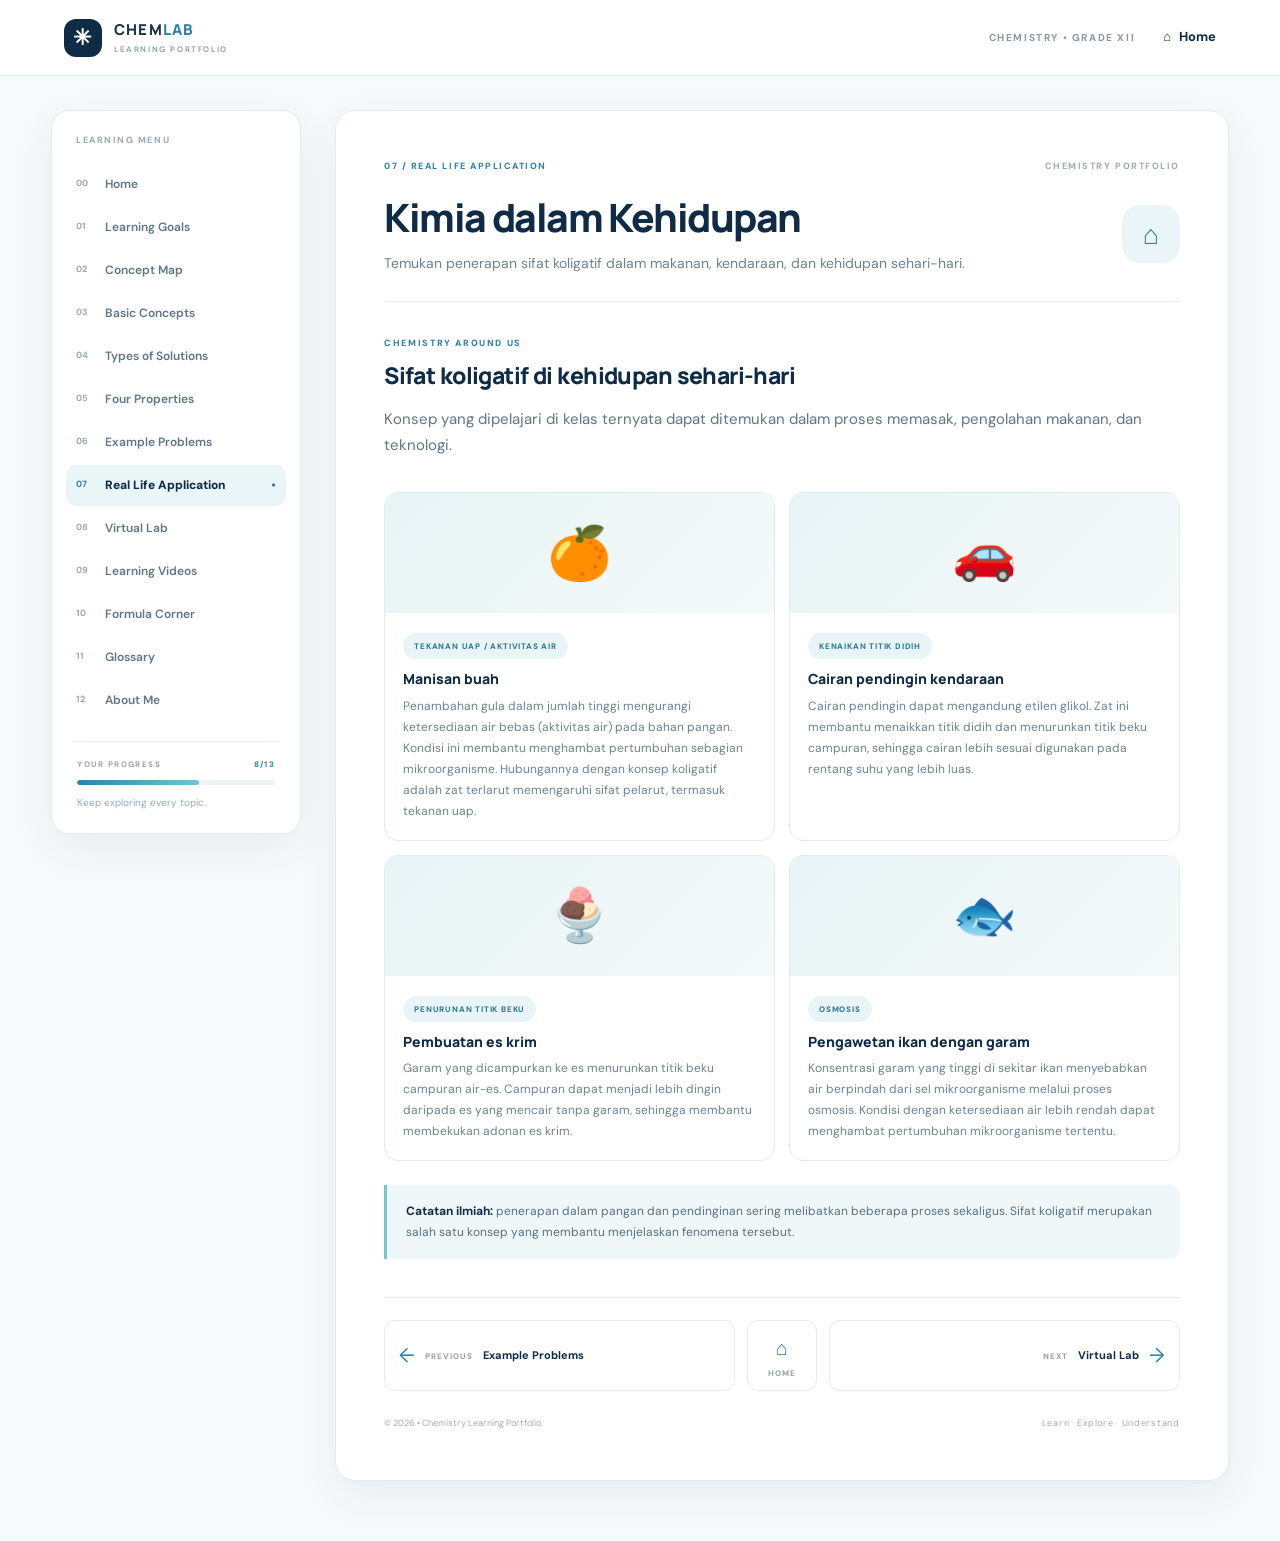
<file: penerapan.html>
<!DOCTYPE html>
<html lang="id">
<head>
<meta charset="UTF-8">
<meta name="viewport" content="width=device-width, initial-scale=1.0">
<meta name="description" content="Temukan penerapan sifat koligatif dalam makanan, kendaraan, dan kehidupan sehari-hari.">
<title>Kimia dalam Kehidupan | Sifat Koligatif Larutan</title>
<link rel="preconnect" href="https://fonts.googleapis.com">
<link rel="preconnect" href="https://fonts.gstatic.com" crossorigin>
<link href="https://fonts.googleapis.com/css2?family=DM+Sans:wght@400;500;600;700&family=Manrope:wght@400;500;600;700;800&display=swap" rel="stylesheet">
<link rel="stylesheet" href="assets/style.css">
</head>
<body data-page="applications">
<div id="site-header"></div>
<main class="page-shell">
  <aside class="sidebar" id="sidebar"></aside>
  <article class="main-panel">
    <div class="page-topline"><span>07 / REAL LIFE APPLICATION</span><span class="reading-time">CHEMISTRY PORTFOLIO</span></div>
    <header class="page-heading"><div><h1>Kimia dalam Kehidupan</h1><p>Temukan penerapan sifat koligatif dalam makanan, kendaraan, dan kehidupan sehari-hari.</p></div><span class="heading-icon">⌂</span></header>
    <div class="content-area">
<div class="section"><span class="eyebrow">CHEMISTRY AROUND US</span><h2>Sifat koligatif di kehidupan sehari-hari</h2><p>Konsep yang dipelajari di kelas ternyata dapat ditemukan dalam proses memasak, pengolahan makanan, dan teknologi.</p></div>
<div class="grid two">
 <article class="application-card"><div class="app-visual fruit">🍊</div><div class="app-body"><span class="tag">TEKANAN UAP / AKTIVITAS AIR</span><h3>Manisan buah</h3><p>Penambahan gula dalam jumlah tinggi mengurangi ketersediaan air bebas (aktivitas air) pada bahan pangan. Kondisi ini membantu menghambat pertumbuhan sebagian mikroorganisme. Hubungannya dengan konsep koligatif adalah zat terlarut memengaruhi sifat pelarut, termasuk tekanan uap.</p></div></article>
 <article class="application-card"><div class="app-visual car">🚗</div><div class="app-body"><span class="tag">KENAIKAN TITIK DIDIH</span><h3>Cairan pendingin kendaraan</h3><p>Cairan pendingin dapat mengandung etilen glikol. Zat ini membantu menaikkan titik didih dan menurunkan titik beku campuran, sehingga cairan lebih sesuai digunakan pada rentang suhu yang lebih luas.</p></div></article>
 <article class="application-card"><div class="app-visual ice">🍨</div><div class="app-body"><span class="tag">PENURUNAN TITIK BEKU</span><h3>Pembuatan es krim</h3><p>Garam yang dicampurkan ke es menurunkan titik beku campuran air-es. Campuran dapat menjadi lebih dingin daripada es yang mencair tanpa garam, sehingga membantu membekukan adonan es krim.</p></div></article>
 <article class="application-card"><div class="app-visual fish">🐟</div><div class="app-body"><span class="tag">OSMOSIS</span><h3>Pengawetan ikan dengan garam</h3><p>Konsentrasi garam yang tinggi di sekitar ikan menyebabkan air berpindah dari sel mikroorganisme melalui proses osmosis. Kondisi dengan ketersediaan air lebih rendah dapat menghambat pertumbuhan mikroorganisme tertentu.</p></div></article>
</div>
<div class="note"><b>Catatan ilmiah:</b> penerapan dalam pangan dan pendinginan sering melibatkan beberapa proses sekaligus. Sifat koligatif merupakan salah satu konsep yang membantu menjelaskan fenomena tersebut.</div>
</div>
    <nav class="page-navigation" aria-label="Navigasi halaman">
      <a class="nav-button previous" id="prev-link" href="#"><span>←</span><small>PREVIOUS</small><b id="prev-title">Previous</b></a>
      <a class="nav-home" href="index.html"><span>⌂</span><small>HOME</small></a>
      <a class="nav-button next" id="next-link" href="#"><small>NEXT</small><b id="next-title">Next</b><span>→</span></a>
    </nav>
    <footer class="site-footer"><span>© 2026 • Chemistry Learning Portfolio</span><span>Learn · Explore · Understand</span></footer>
  </article>
</main>
<script src="assets/app.js"></script>
</body>
</html>
</file>
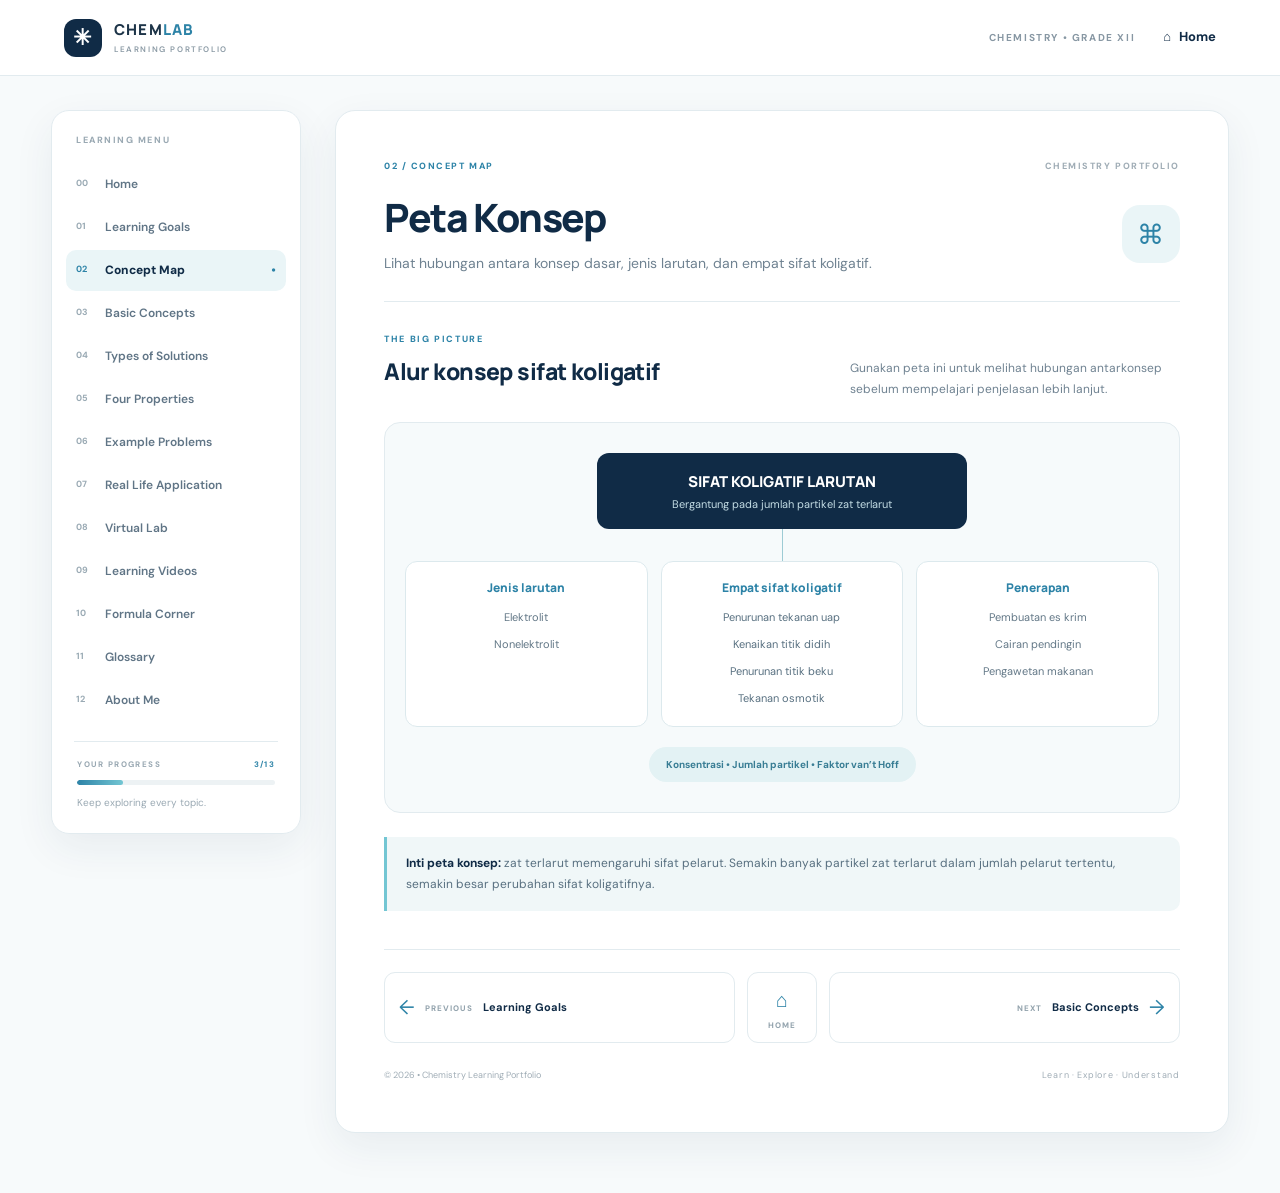
<file: peta-konsep.html>
<!DOCTYPE html>
<html lang="id">
<head>
<meta charset="UTF-8">
<meta name="viewport" content="width=device-width, initial-scale=1.0">
<meta name="description" content="Lihat hubungan antara konsep dasar, jenis larutan, dan empat sifat koligatif.">
<title>Peta Konsep | Sifat Koligatif Larutan</title>
<link rel="preconnect" href="https://fonts.googleapis.com">
<link rel="preconnect" href="https://fonts.gstatic.com" crossorigin>
<link href="https://fonts.googleapis.com/css2?family=DM+Sans:wght@400;500;600;700&family=Manrope:wght@400;500;600;700;800&display=swap" rel="stylesheet">
<link rel="stylesheet" href="assets/style.css">
</head>
<body data-page="concept">
<div id="site-header"></div>
<main class="page-shell">
  <aside class="sidebar" id="sidebar"></aside>
  <article class="main-panel">
    <div class="page-topline"><span>02 / CONCEPT MAP</span><span class="reading-time">CHEMISTRY PORTFOLIO</span></div>
    <header class="page-heading"><div><h1>Peta Konsep</h1><p>Lihat hubungan antara konsep dasar, jenis larutan, dan empat sifat koligatif.</p></div><span class="heading-icon">⌘</span></header>
    <div class="content-area">
<div class="section-heading"><div><span class="eyebrow">THE BIG PICTURE</span><h2>Alur konsep sifat koligatif</h2></div><p>Gunakan peta ini untuk melihat hubungan antarkonsep sebelum mempelajari penjelasan lebih lanjut.</p></div>
<div class="concept-map">
 <div class="map-root">SIFAT KOLIGATIF LARUTAN<small>Bergantung pada jumlah partikel zat terlarut</small></div>
 <div class="map-line"></div>
 <div class="map-branch">
  <div class="map-node"><b>Jenis larutan</b><span>Elektrolit</span><span>Nonelektrolit</span></div>
  <div class="map-node"><b>Empat sifat koligatif</b><a href="empat-sifat-koligatif.html#uap">Penurunan tekanan uap</a><a href="empat-sifat-koligatif.html#didih">Kenaikan titik didih</a><a href="empat-sifat-koligatif.html#beku">Penurunan titik beku</a><a href="empat-sifat-koligatif.html#osmosis">Tekanan osmotik</a></div>
  <div class="map-node"><b>Penerapan</b><span>Pembuatan es krim</span><span>Cairan pendingin</span><span>Pengawetan makanan</span></div>
 </div>
 <div class="map-bottom">Konsentrasi • Jumlah partikel • Faktor van’t Hoff</div>
</div>
<div class="note"><b>Inti peta konsep:</b> zat terlarut memengaruhi sifat pelarut. Semakin banyak partikel zat terlarut dalam jumlah pelarut tertentu, semakin besar perubahan sifat koligatifnya.</div>
</div>
    <nav class="page-navigation" aria-label="Navigasi halaman">
      <a class="nav-button previous" id="prev-link" href="#"><span>←</span><small>PREVIOUS</small><b id="prev-title">Previous</b></a>
      <a class="nav-home" href="index.html"><span>⌂</span><small>HOME</small></a>
      <a class="nav-button next" id="next-link" href="#"><small>NEXT</small><b id="next-title">Next</b><span>→</span></a>
    </nav>
    <footer class="site-footer"><span>© 2026 • Chemistry Learning Portfolio</span><span>Learn · Explore · Understand</span></footer>
  </article>
</main>
<script src="assets/app.js"></script>
</body>
</html>
</file>
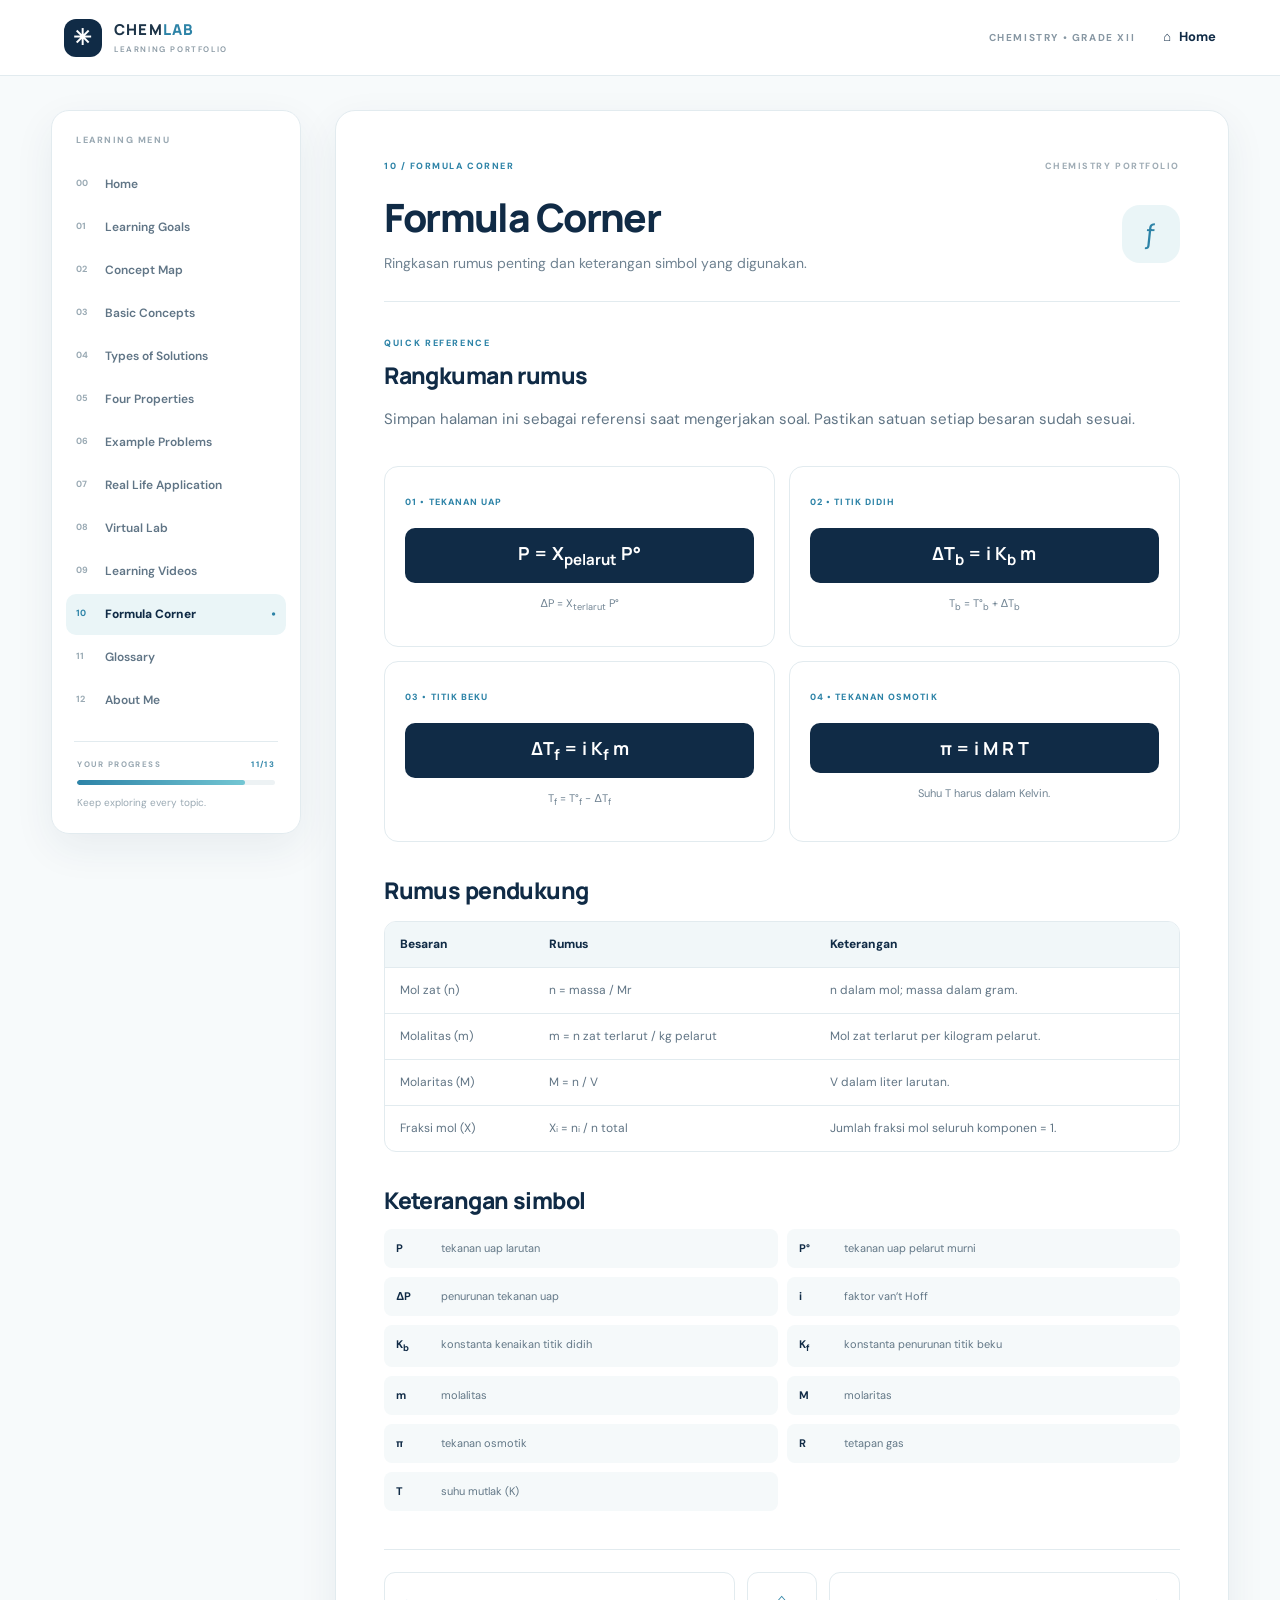
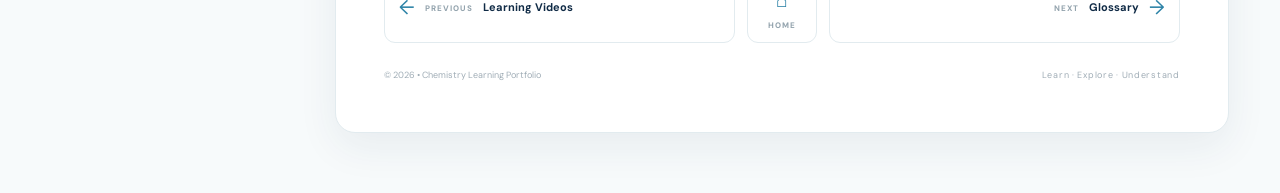
<file: rumus.html>
<!DOCTYPE html>
<html lang="id">
<head>
<meta charset="UTF-8">
<meta name="viewport" content="width=device-width, initial-scale=1.0">
<meta name="description" content="Ringkasan rumus penting dan keterangan simbol yang digunakan.">
<title>Formula Corner | Sifat Koligatif Larutan</title>
<link rel="preconnect" href="https://fonts.googleapis.com">
<link rel="preconnect" href="https://fonts.gstatic.com" crossorigin>
<link href="https://fonts.googleapis.com/css2?family=DM+Sans:wght@400;500;600;700&family=Manrope:wght@400;500;600;700;800&display=swap" rel="stylesheet">
<link rel="stylesheet" href="assets/style.css">
</head>
<body data-page="formulas">
<div id="site-header"></div>
<main class="page-shell">
  <aside class="sidebar" id="sidebar"></aside>
  <article class="main-panel">
    <div class="page-topline"><span>10 / FORMULA CORNER</span><span class="reading-time">CHEMISTRY PORTFOLIO</span></div>
    <header class="page-heading"><div><h1>Formula Corner</h1><p>Ringkasan rumus penting dan keterangan simbol yang digunakan.</p></div><span class="heading-icon">ƒ</span></header>
    <div class="content-area">
<div class="section"><span class="eyebrow">QUICK REFERENCE</span><h2>Rangkuman rumus</h2><p>Simpan halaman ini sebagai referensi saat mengerjakan soal. Pastikan satuan setiap besaran sudah sesuai.</p></div>
<div class="formula-grid">
 <article class="formula-card"><span>01 • TEKANAN UAP</span><div class="formula">P = X<sub>pelarut</sub> P°</div><p>ΔP = X<sub>terlarut</sub> P°</p></article>
 <article class="formula-card"><span>02 • TITIK DIDIH</span><div class="formula">ΔT<sub>b</sub> = i K<sub>b</sub> m</div><p>T<sub>b</sub> = T°<sub>b</sub> + ΔT<sub>b</sub></p></article>
 <article class="formula-card"><span>03 • TITIK BEKU</span><div class="formula">ΔT<sub>f</sub> = i K<sub>f</sub> m</div><p>T<sub>f</sub> = T°<sub>f</sub> − ΔT<sub>f</sub></p></article>
 <article class="formula-card"><span>04 • TEKANAN OSMOTIK</span><div class="formula">π = i M R T</div><p>Suhu T harus dalam Kelvin.</p></article>
</div>
<div class="section"><h2>Rumus pendukung</h2><div class="table-wrap"><table><thead><tr><th>Besaran</th><th>Rumus</th><th>Keterangan</th></tr></thead><tbody>
<tr><td>Mol zat (n)</td><td>n = massa / Mr</td><td>n dalam mol; massa dalam gram.</td></tr>
<tr><td>Molalitas (m)</td><td>m = n zat terlarut / kg pelarut</td><td>Mol zat terlarut per kilogram pelarut.</td></tr>
<tr><td>Molaritas (M)</td><td>M = n / V</td><td>V dalam liter larutan.</td></tr>
<tr><td>Fraksi mol (X)</td><td>Xᵢ = nᵢ / n total</td><td>Jumlah fraksi mol seluruh komponen = 1.</td></tr>
</tbody></table></div></div>
<div class="section"><h2>Keterangan simbol</h2><div class="symbol-list"><span><b>P</b> tekanan uap larutan</span><span><b>P°</b> tekanan uap pelarut murni</span><span><b>ΔP</b> penurunan tekanan uap</span><span><b>i</b> faktor van’t Hoff</span><span><b>K<sub>b</sub></b> konstanta kenaikan titik didih</span><span><b>K<sub>f</sub></b> konstanta penurunan titik beku</span><span><b>m</b> molalitas</span><span><b>M</b> molaritas</span><span><b>π</b> tekanan osmotik</span><span><b>R</b> tetapan gas</span><span><b>T</b> suhu mutlak (K)</span></div></div>
</div>
    <nav class="page-navigation" aria-label="Navigasi halaman">
      <a class="nav-button previous" id="prev-link" href="#"><span>←</span><small>PREVIOUS</small><b id="prev-title">Previous</b></a>
      <a class="nav-home" href="index.html"><span>⌂</span><small>HOME</small></a>
      <a class="nav-button next" id="next-link" href="#"><small>NEXT</small><b id="next-title">Next</b><span>→</span></a>
    </nav>
    <footer class="site-footer"><span>© 2026 • Chemistry Learning Portfolio</span><span>Learn · Explore · Understand</span></footer>
  </article>
</main>
<script src="assets/app.js"></script>
</body>
</html>
</file>
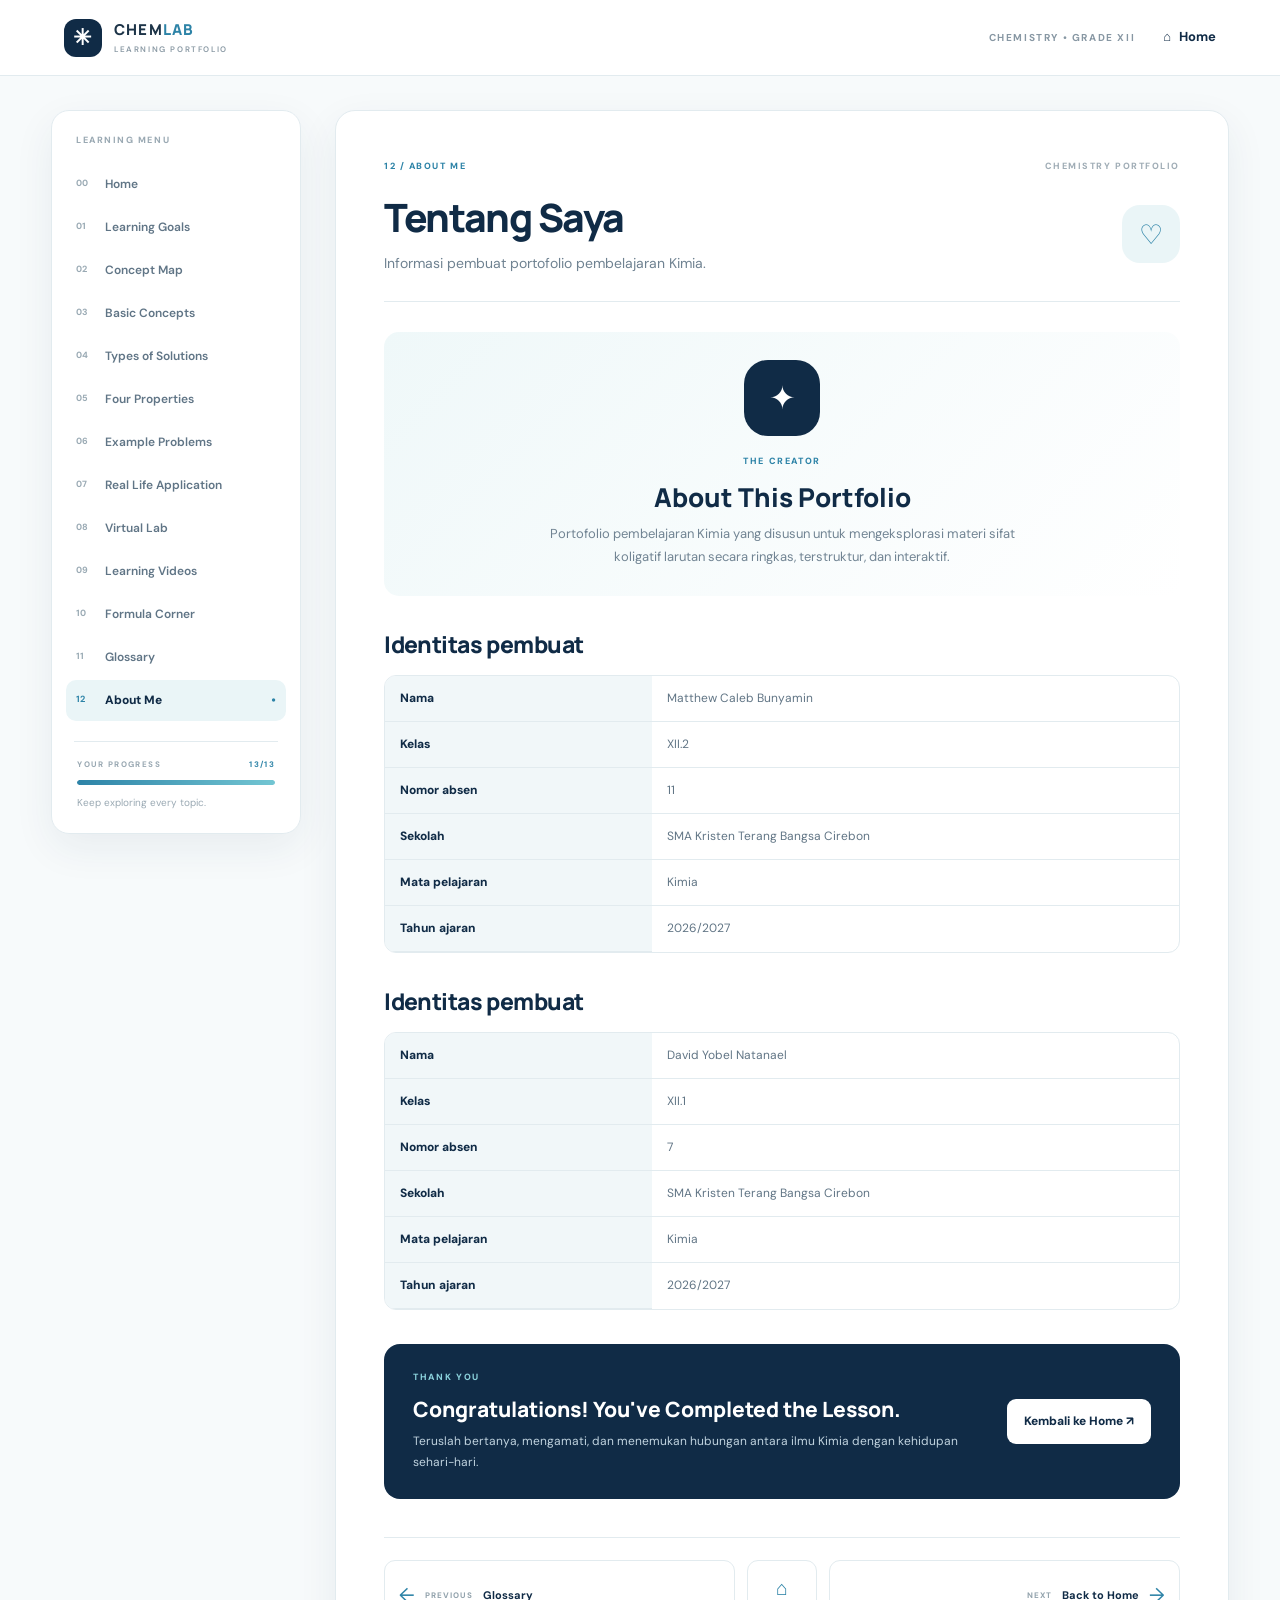
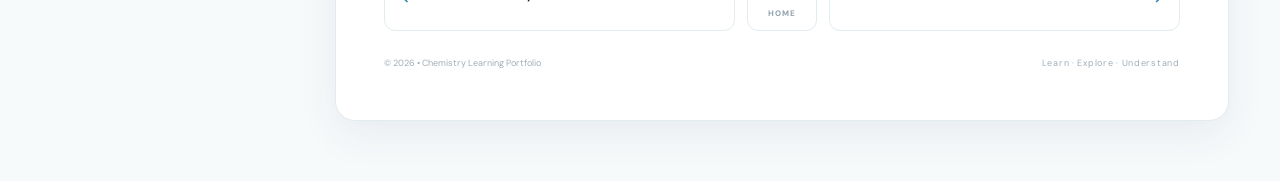
<file: tentang-saya.html>
<!DOCTYPE html>
<html lang="id">
<head>
<meta charset="UTF-8">
<meta name="viewport" content="width=device-width, initial-scale=1.0">
<meta name="description" content="Informasi pembuat portofolio pembelajaran Kimia.">
<title>Tentang Saya | Sifat Koligatif Larutan</title>
<link rel="preconnect" href="https://fonts.googleapis.com">
<link rel="preconnect" href="https://fonts.gstatic.com" crossorigin>
<link href="https://fonts.googleapis.com/css2?family=DM+Sans:wght@400;500;600;700&family=Manrope:wght@400;500;600;700;800&display=swap" rel="stylesheet">
<link rel="stylesheet" href="assets/style.css">
</head>
<body data-page="about">
<div id="site-header"></div>
<main class="page-shell">
  <aside class="sidebar" id="sidebar"></aside>
  <article class="main-panel">
    <div class="page-topline"><span>12 / ABOUT ME</span><span class="reading-time">CHEMISTRY PORTFOLIO</span></div>
    <header class="page-heading"><div><h1>Tentang Saya</h1><p>Informasi pembuat portofolio pembelajaran Kimia.</p></div><span class="heading-icon">♡</span></header>
    <div class="content-area">
<div class="about-hero"><div class="profile-mark">✦</div><span class="eyebrow">THE CREATOR</span><h2>About This Portfolio</h2><p>Portofolio pembelajaran Kimia yang disusun untuk mengeksplorasi materi sifat koligatif larutan secara ringkas, terstruktur, dan interaktif.</p></div>
<div class="section"><h2>Identitas pembuat</h2><div class="table-wrap"><table><tbody>
<tr><th>Nama</th><td>Matthew Caleb Bunyamin</td></tr>
<tr><th>Kelas</th><td>XII.2</td></tr>
<tr><th>Nomor absen</th><td>11</td></tr>
<tr><th>Sekolah</th><td>SMA Kristen Terang Bangsa Cirebon</td></tr>
<tr><th>Mata pelajaran</th><td>Kimia</td></tr>
<tr><th>Tahun ajaran</th><td>2026/2027</td></tr>
</tbody></table></div></div>
<div class="section"><h2>Identitas pembuat</h2><div class="table-wrap"><table><tbody>
<tr><th>Nama</th><td>David Yobel Natanael</td></tr>
<tr><th>Kelas</th><td>XII.1</td></tr>
<tr><th>Nomor absen</th><td>7</td></tr>
<tr><th>Sekolah</th><td>SMA Kristen Terang Bangsa Cirebon</td></tr>
<tr><th>Mata pelajaran</th><td>Kimia</td></tr>
<tr><th>Tahun ajaran</th><td>2026/2027</td></tr>
</tbody></table></div></div>
<div class="callout"><div><span class="eyebrow">THANK YOU</span><h2>Congratulations! You've Completed the Lesson.</h2><p>Teruslah bertanya, mengamati, dan menemukan hubungan antara ilmu Kimia dengan kehidupan sehari-hari.</p></div><a class="btn light" href="index.html">Kembali ke Home ↗</a></div>
</div>
    <nav class="page-navigation" aria-label="Navigasi halaman">
      <a class="nav-button previous" id="prev-link" href="#"><span>←</span><small>PREVIOUS</small><b id="prev-title">Previous</b></a>
      <a class="nav-home" href="index.html"><span>⌂</span><small>HOME</small></a>
      <a class="nav-button next" id="next-link" href="#"><small>NEXT</small><b id="next-title">Next</b><span>→</span></a>
    </nav>
    <footer class="site-footer"><span>© 2026 • Chemistry Learning Portfolio</span><span>Learn · Explore · Understand</span></footer>
  </article>
</main>
<script src="assets/app.js"></script>
</body>
</html>
</file>
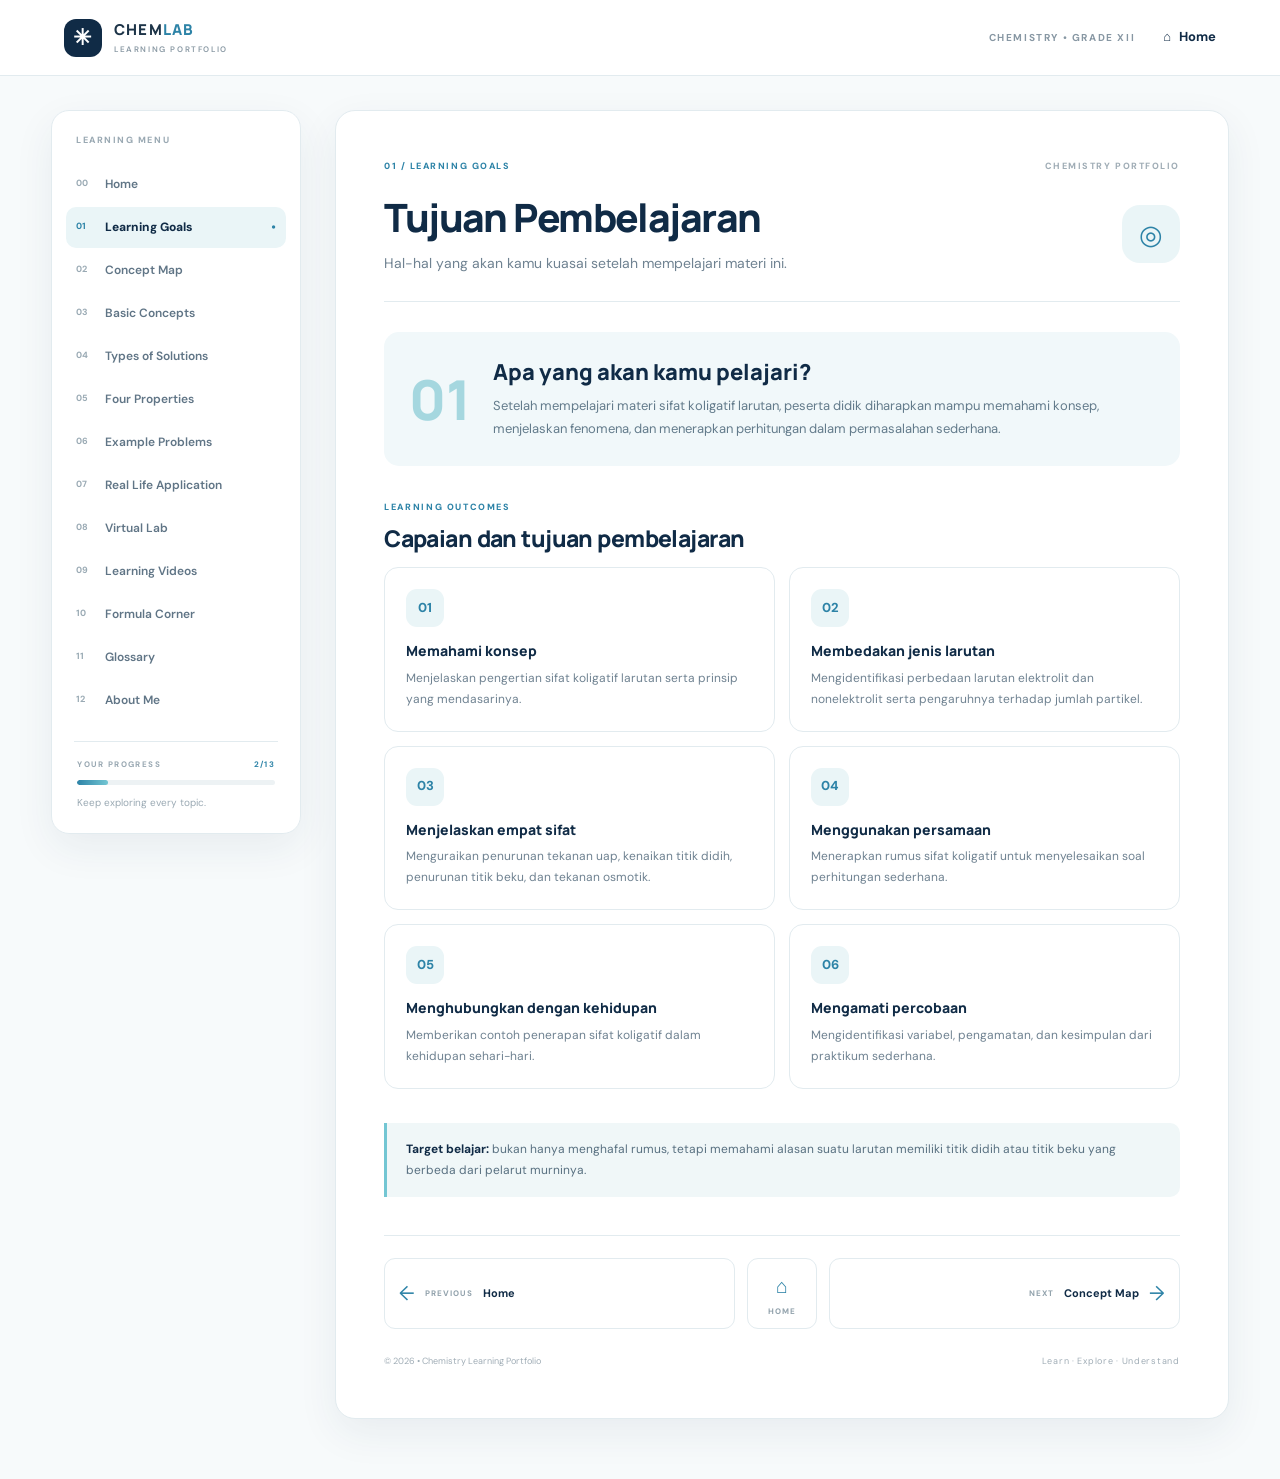
<file: tujuan-pembelajaran.html>
<!DOCTYPE html>
<html lang="id">
<head>
<meta charset="UTF-8">
<meta name="viewport" content="width=device-width, initial-scale=1.0">
<meta name="description" content="Hal-hal yang akan kamu kuasai setelah mempelajari materi ini.">
<title>Tujuan Pembelajaran | Sifat Koligatif Larutan</title>
<link rel="preconnect" href="https://fonts.googleapis.com">
<link rel="preconnect" href="https://fonts.gstatic.com" crossorigin>
<link href="https://fonts.googleapis.com/css2?family=DM+Sans:wght@400;500;600;700&family=Manrope:wght@400;500;600;700;800&display=swap" rel="stylesheet">
<link rel="stylesheet" href="assets/style.css">
</head>
<body data-page="goals">
<div id="site-header"></div>
<main class="page-shell">
  <aside class="sidebar" id="sidebar"></aside>
  <article class="main-panel">
    <div class="page-topline"><span>01 / LEARNING GOALS</span><span class="reading-time">CHEMISTRY PORTFOLIO</span></div>
    <header class="page-heading"><div><h1>Tujuan Pembelajaran</h1><p>Hal-hal yang akan kamu kuasai setelah mempelajari materi ini.</p></div><span class="heading-icon">◎</span></header>
    <div class="content-area">
<div class="intro-card"><span class="big-number">01</span><div><h2>Apa yang akan kamu pelajari?</h2><p>Setelah mempelajari materi sifat koligatif larutan, peserta didik diharapkan mampu memahami konsep, menjelaskan fenomena, dan menerapkan perhitungan dalam permasalahan sederhana.</p></div></div>
<div class="section"><span class="eyebrow">LEARNING OUTCOMES</span><h2>Capaian dan tujuan pembelajaran</h2>
<div class="grid two">
 <article class="info-card"><span class="card-icon">01</span><h3>Memahami konsep</h3><p>Menjelaskan pengertian sifat koligatif larutan serta prinsip yang mendasarinya.</p></article>
 <article class="info-card"><span class="card-icon">02</span><h3>Membedakan jenis larutan</h3><p>Mengidentifikasi perbedaan larutan elektrolit dan nonelektrolit serta pengaruhnya terhadap jumlah partikel.</p></article>
 <article class="info-card"><span class="card-icon">03</span><h3>Menjelaskan empat sifat</h3><p>Menguraikan penurunan tekanan uap, kenaikan titik didih, penurunan titik beku, dan tekanan osmotik.</p></article>
 <article class="info-card"><span class="card-icon">04</span><h3>Menggunakan persamaan</h3><p>Menerapkan rumus sifat koligatif untuk menyelesaikan soal perhitungan sederhana.</p></article>
 <article class="info-card"><span class="card-icon">05</span><h3>Menghubungkan dengan kehidupan</h3><p>Memberikan contoh penerapan sifat koligatif dalam kehidupan sehari-hari.</p></article>
 <article class="info-card"><span class="card-icon">06</span><h3>Mengamati percobaan</h3><p>Mengidentifikasi variabel, pengamatan, dan kesimpulan dari praktikum sederhana.</p></article>
</div></div>
<div class="note"><b>Target belajar:</b> bukan hanya menghafal rumus, tetapi memahami alasan suatu larutan memiliki titik didih atau titik beku yang berbeda dari pelarut murninya.</div>
</div>
    <nav class="page-navigation" aria-label="Navigasi halaman">
      <a class="nav-button previous" id="prev-link" href="#"><span>←</span><small>PREVIOUS</small><b id="prev-title">Previous</b></a>
      <a class="nav-home" href="index.html"><span>⌂</span><small>HOME</small></a>
      <a class="nav-button next" id="next-link" href="#"><small>NEXT</small><b id="next-title">Next</b><span>→</span></a>
    </nav>
    <footer class="site-footer"><span>© 2026 • Chemistry Learning Portfolio</span><span>Learn · Explore · Understand</span></footer>
  </article>
</main>
<script src="assets/app.js"></script>
</body>
</html>
</file>
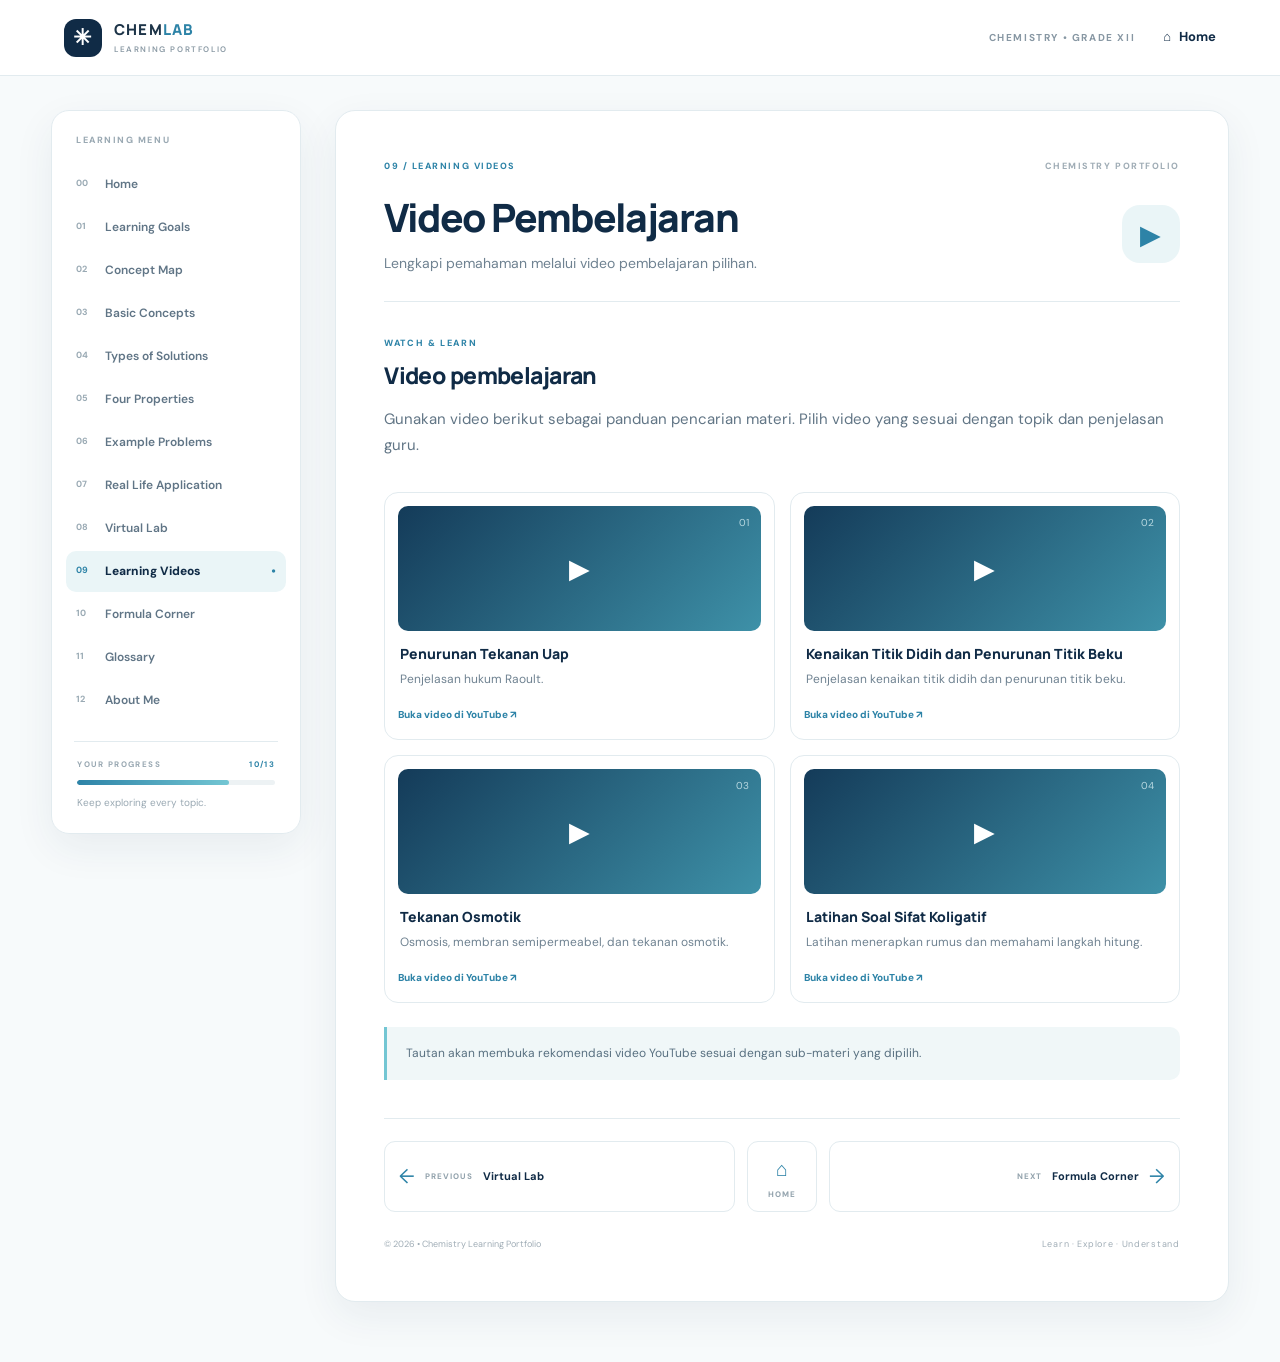
<file: video-pembelajaran.html>
<!DOCTYPE html>
<html lang="id">
<head>
<meta charset="UTF-8">
<meta name="viewport" content="width=device-width, initial-scale=1.0">
<meta name="description" content="Lengkapi pemahaman melalui video pembelajaran pilihan.">
<title>Video Pembelajaran | Sifat Koligatif Larutan</title>
<link rel="preconnect" href="https://fonts.googleapis.com">
<link rel="preconnect" href="https://fonts.gstatic.com" crossorigin>
<link href="https://fonts.googleapis.com/css2?family=DM+Sans:wght@400;500;600;700&family=Manrope:wght@400;500;600;700;800&display=swap" rel="stylesheet">
<link rel="stylesheet" href="assets/style.css">
</head>
<body data-page="videos">
<div id="site-header"></div>
<main class="page-shell">
  <aside class="sidebar" id="sidebar"></aside>
  <article class="main-panel">
    <div class="page-topline"><span>09 / LEARNING VIDEOS</span><span class="reading-time">CHEMISTRY PORTFOLIO</span></div>
    <header class="page-heading"><div><h1>Video Pembelajaran</h1><p>Lengkapi pemahaman melalui video pembelajaran pilihan.</p></div><span class="heading-icon">▶</span></header>
    <div class="content-area">
<div class="section"><span class="eyebrow">WATCH & LEARN</span><h2>Video pembelajaran</h2><p>Gunakan video berikut sebagai panduan pencarian materi. Pilih video yang sesuai dengan topik dan penjelasan guru.</p></div>
<div class="video-grid">
 <a class="video-card" href="https://youtu.be/5S-4qku6y_o?si=NwjA8hpjOP0CJdfh" target="_blank" rel="noopener"><div class="video-thumb">▶<small>01</small></div><h3>Penurunan Tekanan Uap</h3><p>Penjelasan hukum Raoult.</p><span>Buka video di YouTube ↗</span></a>
  <a class="video-card" href="https://youtu.be/OPhRBp1bpYo?si=0y1r5obsJg7Vsgfw" target="_blank" rel="noopener"><div class="video-thumb">▶<small>02</small></div><h3>Kenaikan Titik Didih dan Penurunan Titik Beku</h3><p>Penjelasan kenaikan titik didih dan penurunan titik beku.</p><span>Buka video di YouTube ↗</span></a>
 <a class="video-card" href="https://youtu.be/TQe3aurdSXY?si=IG1WQmpY7ayC_HgY" target="_blank" rel="noopener"><div class="video-thumb">▶<small>03</small></div><h3>Tekanan Osmotik</h3><p>Osmosis, membran semipermeabel, dan tekanan osmotik.</p><span>Buka video di YouTube ↗</span></a>
 <a class="video-card" href="https://youtu.be/sbh77P3JRLE?si=CoRJFxh6zX16rUdh" target="_blank" rel="noopener"><div class="video-thumb">▶<small>04</small></div><h3>Latihan Soal Sifat Koligatif</h3><p>Latihan menerapkan rumus dan memahami langkah hitung.</p><span>Buka video di YouTube ↗</span></a>
</div>
<div class="note">Tautan akan membuka rekomendasi video YouTube sesuai dengan sub-materi yang dipilih.</div>
</div>
    <nav class="page-navigation" aria-label="Navigasi halaman">
      <a class="nav-button previous" id="prev-link" href="#"><span>←</span><small>PREVIOUS</small><b id="prev-title">Previous</b></a>
      <a class="nav-home" href="index.html"><span>⌂</span><small>HOME</small></a>
      <a class="nav-button next" id="next-link" href="#"><small>NEXT</small><b id="next-title">Next</b><span>→</span></a>
    </nav>
    <footer class="site-footer"><span>© 2026 • Chemistry Learning Portfolio</span><span>Learn · Explore · Understand</span></footer>
  </article>
</main>
<script src="assets/app.js"></script>
</body>
</html>
</file>
<file: assets/style.css>
:root{--navy:#102b46;--navy2:#183e5d;--blue:#2d83a7;--cyan:#73c6d3;--pale:#eaf5f7;--paper:#f7fafb;--ink:#1d3448;--muted:#6f8291;--line:#e2ebef;--white:#fff;--shadow:0 14px 40px rgba(22,55,78,.07)}
*{box-sizing:border-box}html{scroll-behavior:smooth}body{margin:0;background:var(--paper);color:var(--ink);font-family:"DM Sans",sans-serif;font-size:15px;line-height:1.75}a{color:inherit;text-decoration:none}.topbar{height:76px;background:#fff;border-bottom:1px solid var(--line);display:flex;align-items:center;justify-content:space-between;padding:0 clamp(20px,5vw,76px);position:sticky;top:0;z-index:20}.brand{display:flex;align-items:center;gap:12px;font-family:Manrope,sans-serif;font-weight:800;letter-spacing:.08em;font-size:15px;line-height:1.2}.brand-symbol{width:38px;height:38px;border-radius:12px;background:var(--navy);color:#fff;display:grid;place-items:center;font-size:22px}.brand-accent{color:var(--blue)}.brand small{display:block;font:600 8px "DM Sans";letter-spacing:.2em;color:#8b9aa5;margin-top:5px}.top-actions{display:flex;align-items:center;gap:28px}.top-caption{font-size:10px;font-weight:700;letter-spacing:.16em;color:#8797a3}.top-home{font-weight:700;color:var(--navy);font-size:13px}.top-home span{margin-left:5px}.menu-toggle{display:none;border:0;background:var(--pale);border-radius:9px;padding:9px 12px;color:var(--navy);font-size:18px}.page-shell{max-width:1440px;margin:auto;display:grid;grid-template-columns:250px minmax(0,1fr);gap:34px;padding:34px clamp(18px,4vw,60px) 60px}.sidebar{align-self:start;position:sticky;top:105px;background:#fff;border:1px solid var(--line);border-radius:18px;padding:22px 14px;box-shadow:var(--shadow)}.sidebar-label,.progress-head{font-size:9px;letter-spacing:.17em;font-weight:800;color:#9aa9b3;padding:0 10px 13px}.side-link{display:flex;align-items:center;gap:10px;padding:10px 10px;border-radius:10px;font-size:12px;font-weight:600;color:#607586;margin:2px 0;transition:.2s}.side-link:hover{background:#f2f8fa;color:var(--navy)}.side-link.active{background:#eaf5f7;color:var(--navy);font-weight:800}.side-number{font-size:9px;color:#9aaab4;font-weight:700;width:19px}.side-link.active .side-number{color:var(--blue)}.side-link i{margin-left:auto;color:var(--blue)}.sidebar-progress{margin:20px 8px 0;padding:15px 3px 0;border-top:1px solid var(--line)}.progress-head{display:flex;justify-content:space-between;padding:0 0 9px;font-size:8px}.progress-head b{color:var(--blue)}.progress-track{height:5px;background:#edf2f4;border-radius:20px;overflow:hidden}.progress-track span{height:100%;display:block;background:linear-gradient(90deg,var(--blue),var(--cyan));border-radius:20px}.sidebar-progress small{display:block;color:#9aa9b3;font-size:10px;margin-top:9px}.main-panel{min-width:0;background:#fff;border:1px solid var(--line);border-radius:20px;padding:clamp(22px,4vw,48px);box-shadow:var(--shadow)}.page-topline{display:flex;justify-content:space-between;gap:12px;color:var(--blue);font-size:9px;font-weight:800;letter-spacing:.17em}.reading-time{color:#a0adb6}.page-heading{display:flex;align-items:center;justify-content:space-between;gap:20px;padding:19px 0 26px;border-bottom:1px solid var(--line);margin-bottom:30px}.page-heading h1{font:800 clamp(27px,4vw,39px)/1.2 Manrope,sans-serif;color:var(--navy);margin:0 0 10px;letter-spacing:-.04em}.page-heading p{margin:0;color:var(--muted);max-width:650px;font-size:14px}.heading-icon{width:58px;height:58px;flex:none;border-radius:18px;background:var(--pale);display:grid;place-items:center;color:var(--blue);font-size:27px}.content-area{min-height:400px}.eyebrow{display:block;color:var(--blue);font-size:9px;font-weight:800;letter-spacing:.18em;margin-bottom:9px}.section{margin:34px 0}.section h2,.section-heading h2{font:800 23px/1.3 Manrope,sans-serif;color:var(--navy);margin:0 0 13px;letter-spacing:-.025em}.section p{color:#617585}.section-heading{display:flex;align-items:end;justify-content:space-between;gap:25px;margin:12px 0 22px}.section-heading p{max-width:330px;font-size:12px;color:var(--muted);margin:0}.hero{display:grid;grid-template-columns:1.15fr .85fr;gap:25px;align-items:center;background:linear-gradient(120deg,#f1f8fa,#fff);border-radius:18px;padding:clamp(24px,4vw,44px);overflow:hidden;min-height:350px}.pill,.tag{display:inline-block;background:#e8f4f6;color:#2c7895;border-radius:30px;padding:6px 11px;font-size:9px;font-weight:800;letter-spacing:.1em}.hero h1{font:800 clamp(38px,6vw,62px)/1.04 Manrope,sans-serif;letter-spacing:-.06em;color:var(--navy);margin:18px 0 10px}.hero h1 span{color:var(--blue)}.hero-copy>p{max-width:470px;color:#657b8b;font-size:14px}.hero-copy .lead{font-weight:700;color:#34556c;margin:0 0 8px}.button-row{display:flex;gap:10px;flex-wrap:wrap;margin-top:24px}.btn{display:inline-flex;align-items:center;gap:12px;padding:12px 17px;border-radius:9px;font-size:12px;font-weight:800;transition:.2s}.btn:hover{transform:translateY(-2px)}.btn.primary{background:var(--navy);color:#fff}.btn.secondary{border:1px solid #d8e6eb;color:var(--navy);background:#fff}.hero-art{height:270px;position:relative;display:grid;place-items:center}.orb{position:absolute;border-radius:50%;filter:blur(1px)}.orb-one{width:220px;height:220px;background:linear-gradient(145deg,#c4e8eb,#e8f5f6);right:12%;top:8%}.orb-two{width:110px;height:110px;background:linear-gradient(145deg,#4b9ab5,#a5dce0);left:9%;bottom:8%;opacity:.8}.molecule{width:190px;height:190px;border:1px solid #78b8c8;border-radius:50%;position:relative;z-index:1;transform:rotate(-25deg)}.molecule:before,.molecule:after{content:"";position:absolute;inset:30px -20px;border:1px solid #5c9db3;border-radius:50%;transform:rotate(60deg)}.molecule:after{transform:rotate(-60deg)}.molecule span{position:absolute;width:19px;height:19px;border-radius:50%;background:#2d83a7;box-shadow:0 0 0 7px #d8eef0;z-index:2}.molecule span:nth-child(1){top:8px;left:84px}.molecule span:nth-child(2){bottom:30px;left:18px;background:#6ebbc8}.molecule span:nth-child(3){bottom:27px;right:17px;background:#183e5d}.molecule i{position:absolute;width:34px;height:34px;border-radius:50%;background:#fff;border:8px solid #80cbd2;left:78px;top:78px;z-index:3}.art-label{position:absolute;right:0;bottom:5px;background:#fff;border:1px solid var(--line);border-radius:10px;padding:9px 13px;font-size:8px;letter-spacing:.15em;color:#92a1aa;box-shadow:var(--shadow)}.art-label b{color:var(--navy);font-size:11px}.grid{display:grid;gap:14px}.grid.four{grid-template-columns:repeat(4,1fr)}.grid.two{grid-template-columns:repeat(2,1fr)}.topic-card,.info-card,.solution-card,.application-card,.video-card,.formula-card{border:1px solid var(--line);border-radius:14px;background:#fff;transition:.2s}.topic-card{padding:19px;position:relative;min-height:180px}.topic-card:hover,.video-card:hover{transform:translateY(-3px);box-shadow:var(--shadow);border-color:#c4dfe6}.card-icon{width:38px;height:38px;display:grid;place-items:center;background:var(--pale);border-radius:11px;color:var(--blue);font-size:19px;margin-bottom:14px}.topic-card small{position:absolute;right:17px;top:20px;color:#a6b4bc;font-size:10px;font-weight:800}.topic-card h3,.info-card h3,.solution-card h3,.application-card h3,.video-card h3{font:800 14px/1.4 Manrope,sans-serif;color:var(--navy);margin:0 0 7px}.topic-card p,.info-card p,.solution-card p,.application-card p,.video-card p{font-size:12px;color:var(--muted);margin:0}.callout{margin:34px 0 8px;background:var(--navy);border-radius:16px;padding:26px 29px;color:#fff;display:flex;align-items:center;justify-content:space-between;gap:20px}.callout .eyebrow{color:#8bd2dc}.callout h2{font:800 21px Manrope;margin:0 0 8px}.callout p{font-size:12px;color:#c0d3df;margin:0;max-width:560px}.btn.light{background:#fff;color:var(--navy);white-space:nowrap}.intro-card{display:flex;align-items:center;gap:22px;padding:25px;border-radius:15px;background:#f1f8fa}.big-number{font:800 55px Manrope;color:#a5d7df}.intro-card h2{font:800 22px Manrope;color:var(--navy);margin:0 0 8px}.intro-card p{margin:0;color:#637b8b;font-size:13px}.info-card{padding:21px}.info-card .card-icon{font-size:13px;font-weight:800}.note{margin:24px 0;padding:16px 19px;background:#f0f7f8;border-left:3px solid var(--cyan);border-radius:0 10px 10px 0;color:#587080;font-size:12px}.note b{color:var(--navy)}.concept-map{background:#f6fafb;border:1px solid var(--line);border-radius:16px;padding:30px 20px;text-align:center}.map-root{max-width:370px;margin:auto;background:var(--navy);color:#fff;padding:18px;border-radius:12px;font:800 15px Manrope}.map-root small{display:block;font:400 11px "DM Sans";color:#c3dce4;margin-top:5px}.map-line{height:32px;width:1px;background:#9dcbd4;margin:auto}.map-branch{display:grid;grid-template-columns:repeat(3,1fr);gap:13px;position:relative}.map-node{background:#fff;border:1px solid #dce9ed;border-radius:12px;padding:17px 12px;display:flex;flex-direction:column;gap:8px;font-size:11px;color:#637887}.map-node b{color:var(--blue);font:800 12px Manrope;margin-bottom:4px}.map-node a{color:#587080}.map-node a:hover{color:var(--blue);text-decoration:underline}.map-bottom{display:inline-block;margin-top:20px;background:#e3f2f4;color:#387d94;padding:9px 17px;border-radius:30px;font-size:10px;font-weight:700}.definition{display:flex;gap:16px;align-items:flex-start;background:#f1f8fa;padding:22px;border-radius:14px;margin:18px 0}.definition-mark{font:800 48px Georgia;color:#6bb7c4;line-height:1}.definition p{font:600 16px/1.65 Manrope;color:#24445a;margin:0}.table-wrap{overflow-x:auto;border:1px solid var(--line);border-radius:12px;margin:15px 0}table{width:100%;border-collapse:collapse;font-size:12px;min-width:460px}th,td{text-align:left;padding:12px 15px;border-bottom:1px solid var(--line)}th{background:#f1f7f9;color:var(--navy);font-weight:800}td{color:#617585}tr:last-child td{border-bottom:0}.solution-card{padding:22px}.solution-top{width:43px;height:43px;border-radius:12px;display:grid;place-items:center;font:800 19px Manrope;margin-bottom:13px}.electrolyte{background:#e3f2f4;color:#2b8299}.nonelectrolyte{background:#f0eefb;color:#7465a6}.solution-card ul{padding-left:18px;color:#526b7b;font-size:12px}.property-block{display:grid;grid-template-columns:54px 1fr;gap:18px;padding:25px 0;border-bottom:1px solid var(--line);scroll-margin-top:100px}.property-block:first-child{padding-top:0}.property-block:last-of-type{border-bottom:0}.property-number{width:45px;height:45px;border-radius:13px;background:var(--pale);color:var(--blue);display:grid;place-items:center;font:800 14px Manrope}.property-block h2{font:800 22px Manrope;color:var(--navy);margin:0 0 10px}.property-block p{font-size:13px;color:#617585}.formula{display:inline-block;background:#102b46;color:#fff;border-radius:10px;padding:13px 20px;font:700 19px Manrope;margin:10px 0}.muted{font-size:11px!important;color:#8a9aa4!important}.problem{border:1px solid var(--line);border-radius:14px;padding:21px;margin:16px 0}.problem h3{font:800 16px Manrope;color:var(--navy);margin:12px 0 7px}.problem>p{font-size:13px;color:#607585}.solution{background:#f5f9fa;border-radius:10px;padding:15px 18px;margin-top:14px;font-size:12px;color:#5d7280}.solution b{color:var(--navy)}.solution ol{padding-left:20px;margin-bottom:0}.solution li{padding:3px 0}.application-card{overflow:hidden}.app-visual{height:120px;display:grid;place-items:center;font-size:52px;background:linear-gradient(135deg,#e7f4f5,#f5f9fa)}.app-body{padding:18px}.app-body .tag{font-size:8px}.app-body h3{margin-top:10px}.app-body p{font-size:12px}.lab-item{display:grid;grid-template-columns:48px 1fr;gap:18px;padding:22px 0;border-bottom:1px solid var(--line)}.lab-index{width:42px;height:42px;background:var(--navy);color:#fff;border-radius:12px;display:grid;place-items:center;font:800 13px Manrope}.lab-item h3{font:800 17px Manrope;color:var(--navy);margin:0 0 10px}.lab-item p,.lab-item li{font-size:12px;color:#617585}.lab-item ol{padding-left:20px}.safety{background:#fff7e9;padding:10px 13px;border-radius:8px;color:#87652c!important}.video-grid{display:grid;grid-template-columns:repeat(2,1fr);gap:15px}.video-card{padding:13px}.video-thumb{height:125px;border-radius:10px;background:linear-gradient(135deg,#143b59,#3e91a8);display:grid;place-items:center;color:#fff;font-size:27px;position:relative}.video-thumb small{position:absolute;right:12px;top:8px;font-size:10px;color:#b9d9e1}.video-card h3{margin:13px 2px 5px}.video-card p{margin:0 2px 10px}.video-card>span{font-size:10px;color:var(--blue);font-weight:800}.formula-grid{display:grid;grid-template-columns:repeat(2,1fr);gap:14px}.formula-card{padding:20px}.formula-card>span{font-size:9px;color:var(--blue);font-weight:800;letter-spacing:.12em}.formula-card .formula{display:block;text-align:center;margin:15px 0 9px;font-size:18px}.formula-card p{font-size:11px;text-align:center;color:#718493}.symbol-list{display:grid;grid-template-columns:repeat(2,1fr);gap:9px}.symbol-list span{background:#f5f9fa;border-radius:8px;padding:10px 12px;font-size:11px;color:#637887}.symbol-list b{color:var(--navy);display:inline-block;min-width:42px}.glossary-list{display:grid;grid-template-columns:repeat(2,1fr);gap:10px}.glossary-list>div{padding:14px 16px;border:1px solid var(--line);border-radius:10px}.glossary-list b{color:var(--navy);font:800 12px Manrope}.glossary-list p{margin:5px 0 0;font-size:11px;color:#718493}.about-hero{text-align:center;padding:28px;background:linear-gradient(135deg,#eff8f9,#fff);border-radius:15px}.profile-mark{width:76px;height:76px;border-radius:24px;background:var(--navy);color:#fff;display:grid;place-items:center;margin:0 auto 18px;font-size:32px}.about-hero h2{font:800 26px Manrope;color:var(--navy);margin:0 0 8px}.about-hero p{max-width:500px;margin:auto;color:#718493;font-size:13px}.page-navigation{display:grid;grid-template-columns:1fr 70px 1fr;gap:12px;border-top:1px solid var(--line);margin-top:38px;padding-top:22px;align-items:stretch}.nav-button,.nav-home{border:1px solid var(--line);border-radius:11px;padding:10px 14px;display:flex;align-items:center;gap:10px;color:var(--navy);transition:.2s}.nav-button:hover,.nav-home:hover{border-color:#9ccbd5;background:#f5fafb}.nav-button small,.nav-home small{font-size:8px;letter-spacing:.12em;color:#93a3ad;font-weight:800}.nav-button b{font-size:11px}.nav-button.next{justify-content:flex-end;text-align:right}.nav-button>span{font-size:20px;color:var(--blue)}.nav-home{justify-content:center;flex-direction:column;gap:0;color:var(--blue)}.nav-home span{font-size:20px}.disabled{opacity:.45;pointer-events:none}.site-footer{display:flex;justify-content:space-between;gap:12px;margin-top:25px;color:#a0adb6;font-size:9px}.site-footer span:last-child{letter-spacing:.08em}
@media(max-width:1050px){.page-shell{grid-template-columns:220px minmax(0,1fr);gap:18px}.grid.four{grid-template-columns:repeat(2,1fr)}}
@media(max-width:760px){.topbar{height:65px;padding:0 18px}.menu-toggle{display:block}.top-caption{display:none}.top-actions{gap:12px}.page-shell{display:block;padding:15px 12px 35px}.sidebar{display:none;position:fixed;z-index:30;top:72px;left:12px;right:12px;max-height:75vh;overflow:auto;box-shadow:0 20px 50px #102b4630}.sidebar.open{display:block}.main-panel{padding:22px 17px;border-radius:15px}.page-heading{padding:16px 0 20px}.heading-icon{width:44px;height:44px;border-radius:13px}.page-heading h1{font-size:27px}.page-heading p{font-size:12px}.reading-time{display:none}.hero{grid-template-columns:1fr;padding:24px;min-height:auto}.hero-art{height:190px;grid-row:1}.hero-copy{grid-row:2}.hero h1{font-size:43px}.orb-one{width:165px;height:165px}.molecule{width:145px;height:145px}.molecule i{left:58px;top:58px}.molecule span:nth-child(1){left:63px}.section-heading{display:block}.section-heading p{margin-top:8px}.grid.four,.grid.two,.video-grid,.formula-grid,.glossary-list{grid-template-columns:1fr 1fr}.topic-card{min-height:160px;padding:14px}.topic-card h3{font-size:12px}.topic-card p{font-size:11px}.callout{display:block;padding:22px}.callout .btn{margin-top:18px}.map-branch{grid-template-columns:1fr}.map-line{height:20px}.property-block{grid-template-columns:38px 1fr;gap:12px}.property-number{width:36px;height:36px}.property-block h2{font-size:19px}.lab-item{grid-template-columns:38px 1fr;gap:12px}.lab-index{width:35px;height:35px}.symbol-list{grid-template-columns:1fr}.site-footer{display:block}.site-footer span{display:block;margin:4px 0}.page-navigation{grid-template-columns:1fr 54px 1fr;gap:6px}.nav-button{padding:9px 7px;gap:5px}.nav-button b{font-size:9px}.nav-button small,.nav-home small{font-size:7px}.intro-card{align-items:flex-start;padding:18px;gap:12px}.big-number{font-size:39px}.definition p{font-size:13px}}
@media(max-width:390px){.grid.four,.grid.two,.video-grid,.formula-grid,.glossary-list{grid-template-columns:1fr}.top-home span{display:none}.page-navigation{grid-template-columns:1fr 45px 1fr}.nav-button b{max-width:80px;overflow:hidden;text-overflow:ellipsis;white-space:nowrap}}
</file>
